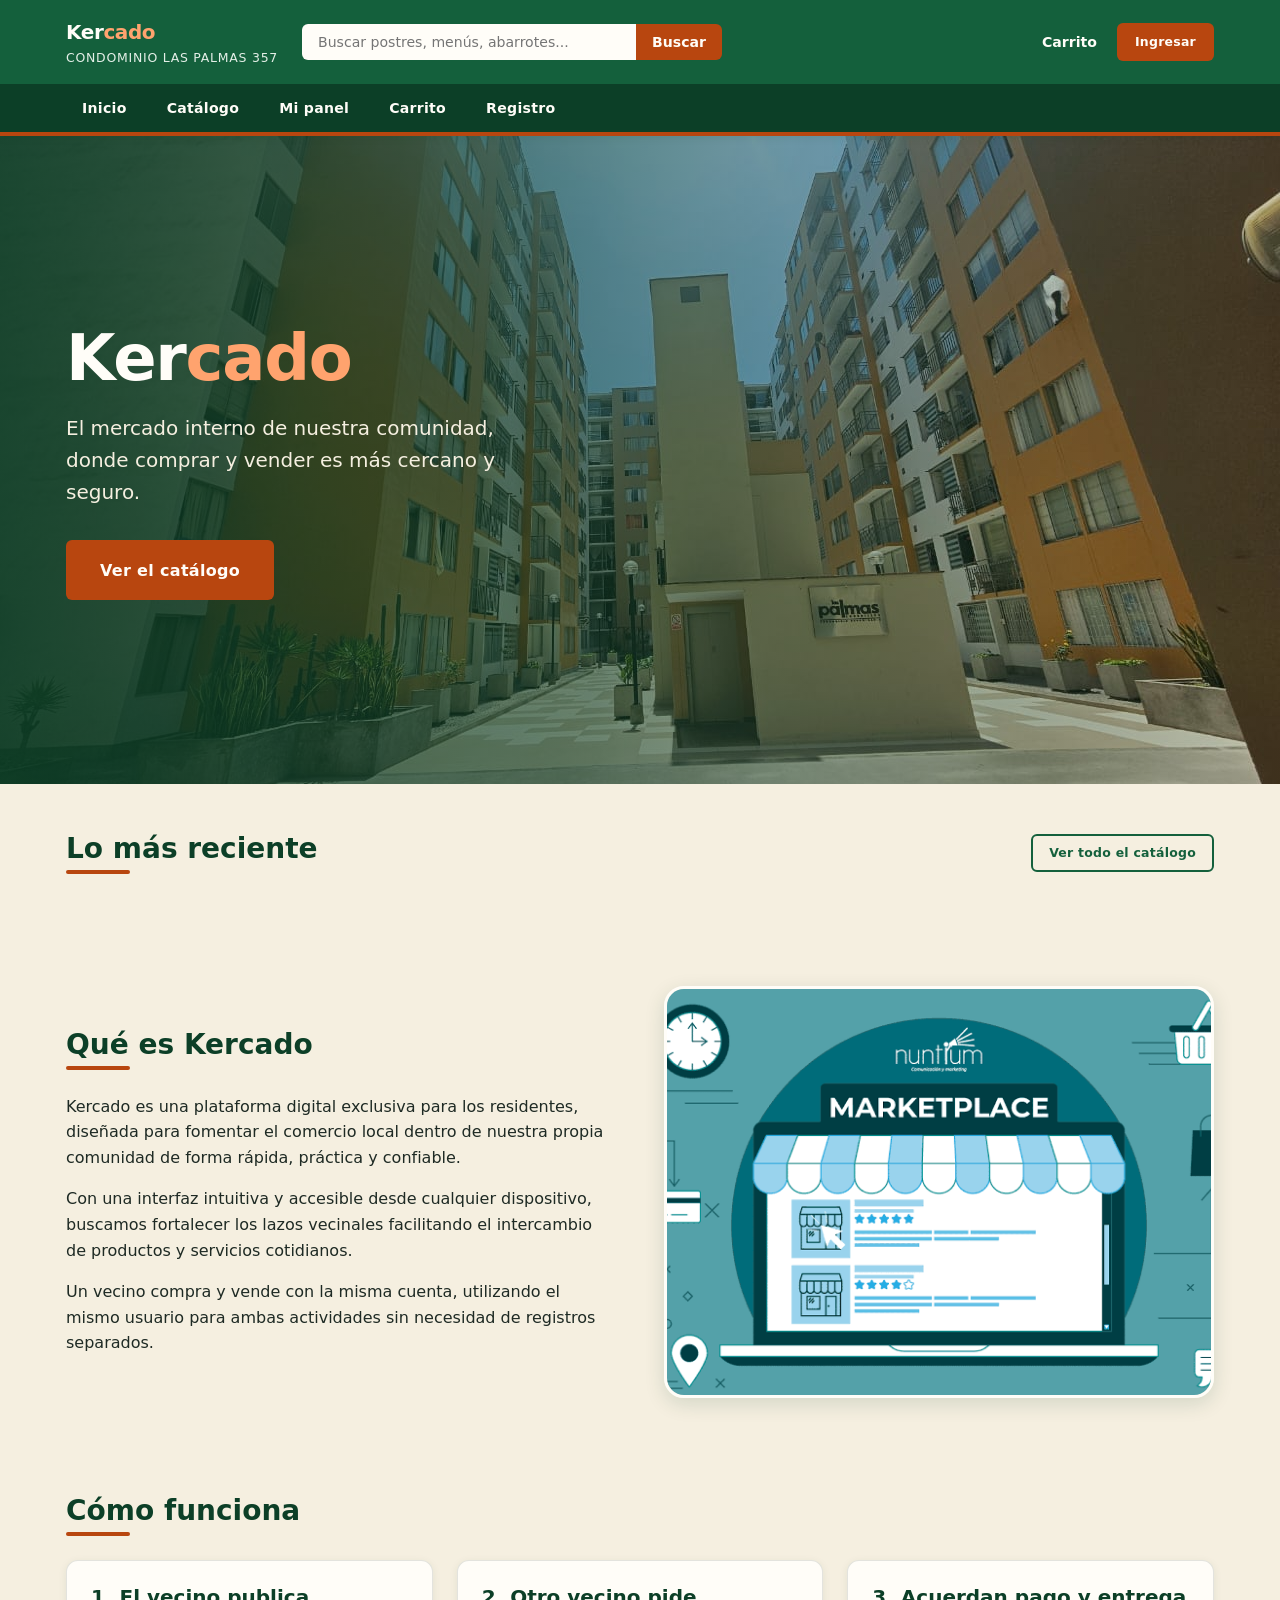
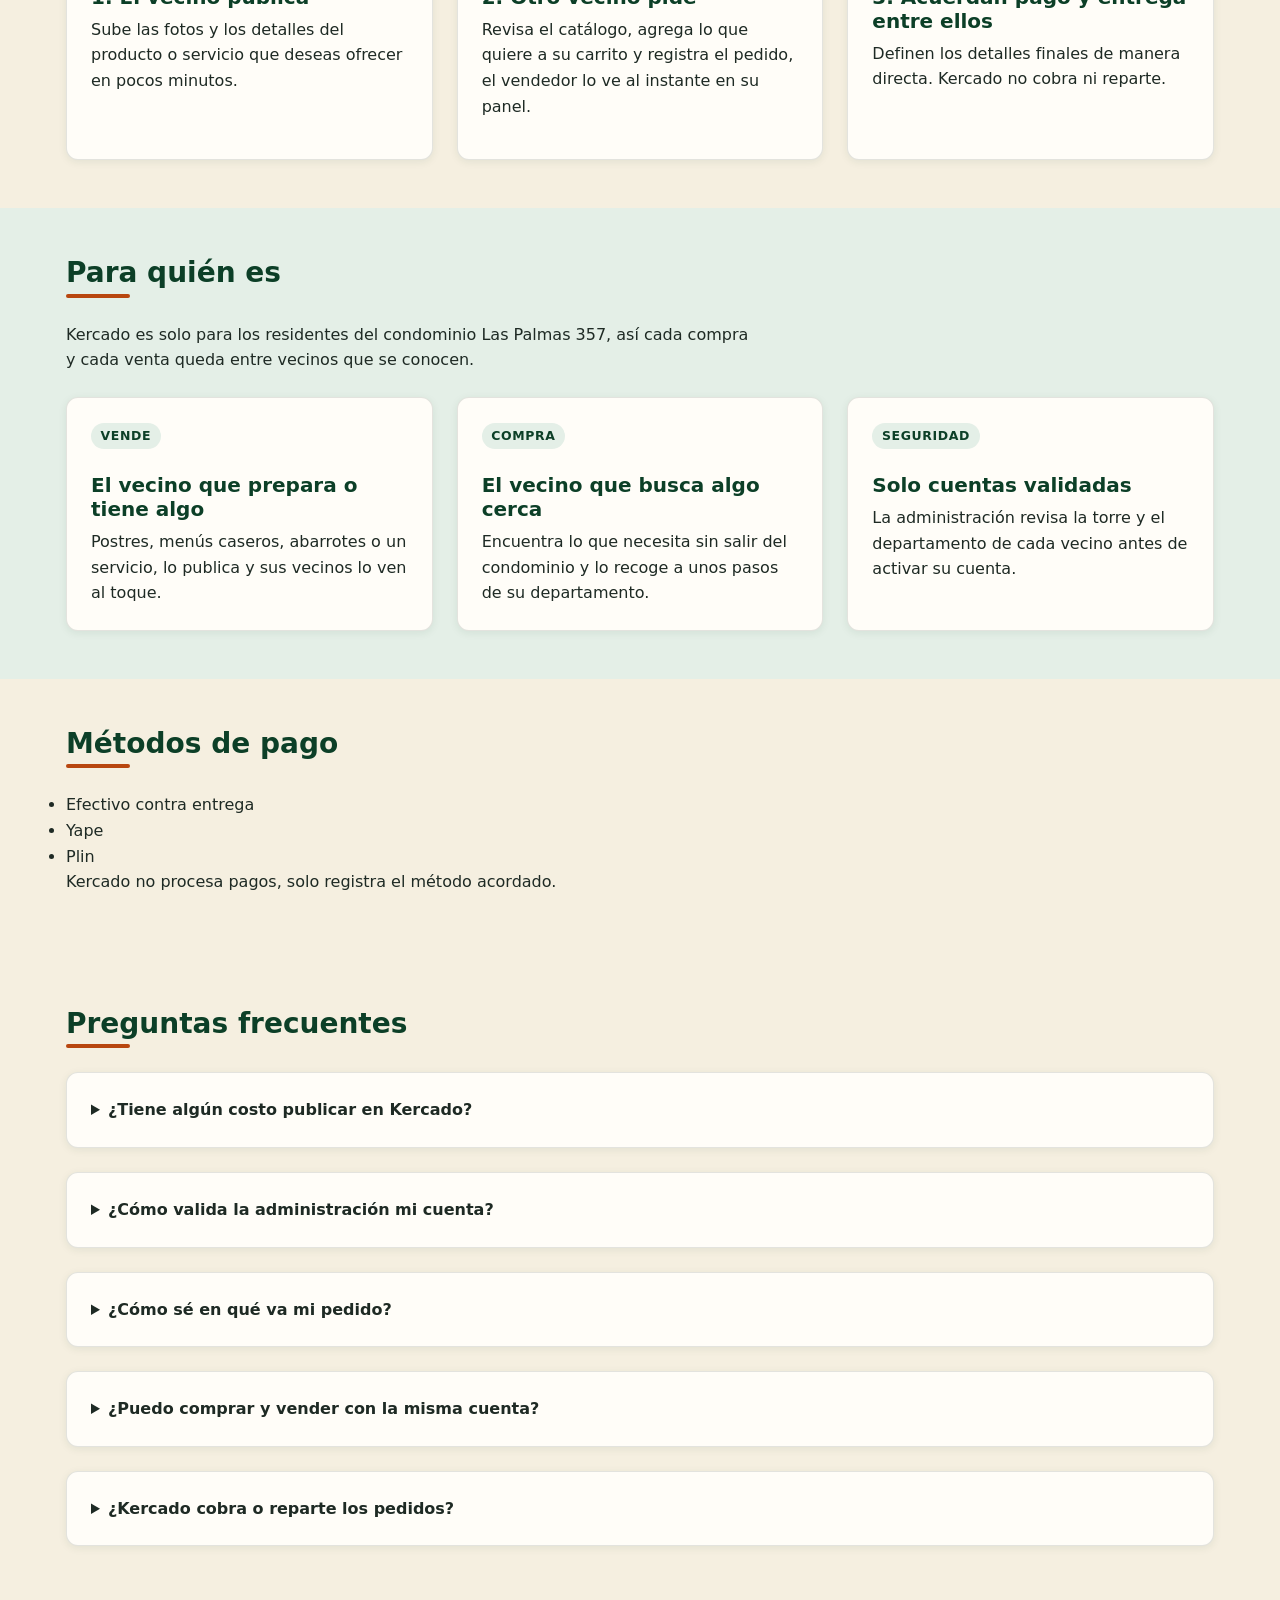
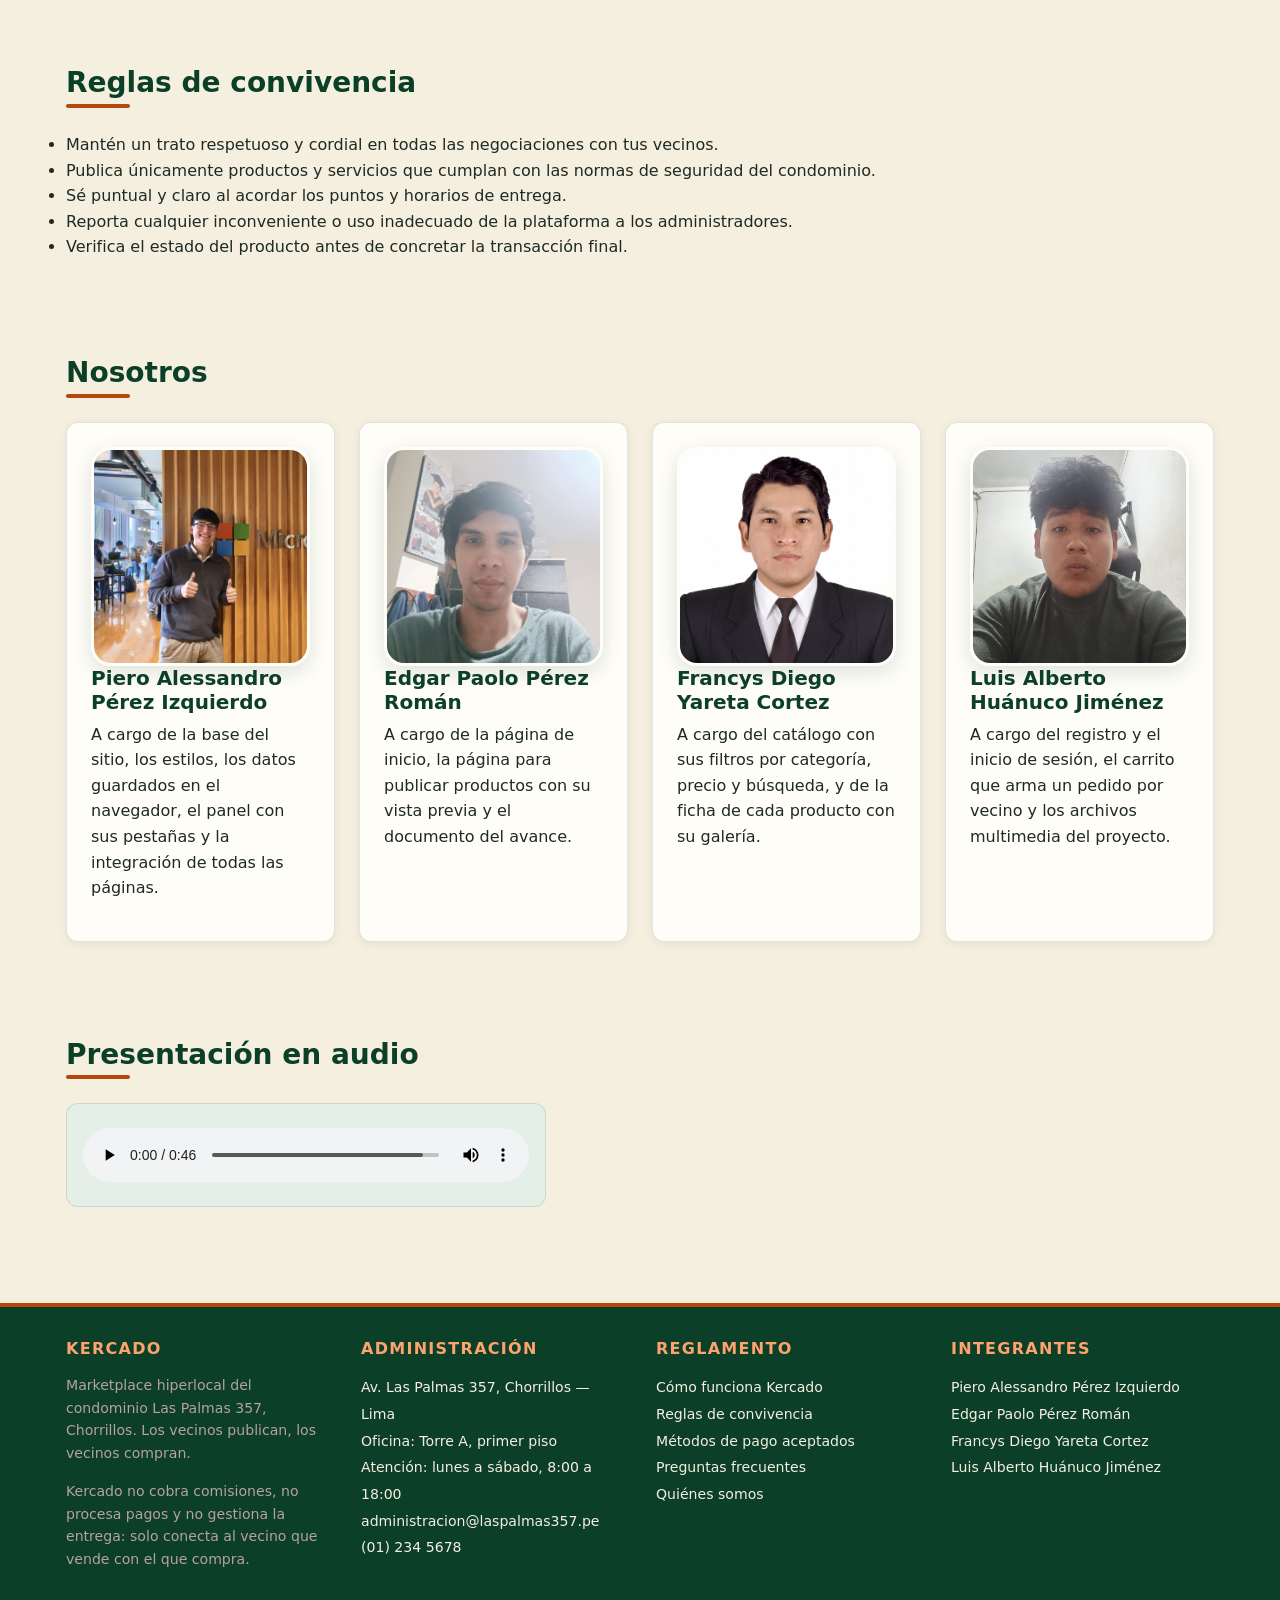
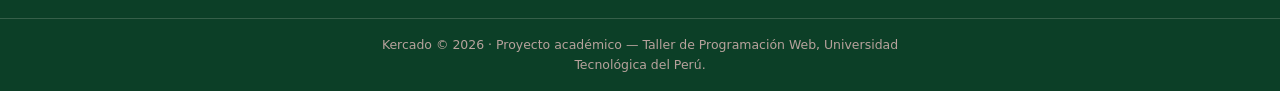
<file: index.html>
<!DOCTYPE html>
<!--
  hecho por edgar. esta es la página de inicio, aquí contamos qué es
  kercado, cómo funciona, para quién es, cómo se paga, las reglas de
  convivencia, quiénes somos, y al final va el audio de presentación
-->
<html lang="es">

<head>
  <!-- con esto las tildes y las eñes se ven bien en el navegador -->
  <meta charset="UTF-8">

  <!-- esta línea hace que en el celular la página use el ancho real de la
       pantalla, así el diseño se acomoda bien -->
  <meta name="viewport" content="width=device-width, initial-scale=1.0">

  <!-- la descripción de la página y los autores -->
  <meta name="description" content="Conoce qué es Kercado, cómo funciona el marketplace del condominio Las Palmas 357 y sus reglas de convivencia.">
  <meta name="author" content="Equipo Kercado — Taller de Programación Web, UTP">

  <!-- el título que sale en la pestaña del navegador -->
  <title>Inicio · Kercado</title>

  <!-- enlazamos la misma hoja de estilos que usan todas las páginas -->
  <link rel="stylesheet" href="css/estilo.css">
</head>

<body>

  <!-- este enlace solo se ve al apretar tab, sirve para que quien navega
       con el teclado salte directo al contenido sin pasar por el menú -->
  <a class="saltar" href="#contenido">Saltar al contenido</a>

  <!-- esta es la cabecera, es la misma en todas las páginas del sitio,
       tiene el logo, el buscador, el carrito, la cuenta del vecino y el
       menú -->
  <header class="encabezado">

    <div class="contenedor encabezado__fila">

      <!-- el logo lleva a la página de inicio -->
      <a class="logo" href="index.html">
        <span>Ker<span class="logo__acento">cado</span>
          <span class="logo__bajada">Condominio Las Palmas 357</span>
        </span>
      </a>

      <!-- este botón abre y cierra el menú en el celular, en pantallas
           grandes no se ve, aria-expanded dice si el menú está abierto -->
      <button class="menu-boton" type="button" id="menu-boton"
              aria-expanded="false" aria-controls="menu-principal">
        <span class="menu-boton__icono" aria-hidden="true"></span>
        Menú
      </button>

      <!-- el buscador manda al catálogo lo que se escribió y allá se
           muestran solo los productos que coinciden -->
      <form class="buscador" action="catalogo.html" method="get" role="search">
        <!-- este label no se ve en pantalla, pero lo leen los lectores de
             pantalla que usan las personas con discapacidad visual -->
        <label class="solo-lectores" for="q">Buscar productos</label>
        <input class="buscador__campo" type="search" id="q" name="q"
               placeholder="Buscar postres, menús, abarrotes...">
        <button class="buscador__boton" type="submit">Buscar</button>
      </form>

      <div class="encabezado__acciones">

        <!-- el enlace al carrito, el globo con la cantidad lo actualiza
             javascript y se esconde cuando el carrito está vacío -->
        <a class="encabezado__carrito" href="carrito.html">
          Carrito
          <span class="contador" id="contador-carrito" hidden>0</span>
          <span class="solo-lectores">productos en el carrito</span>
        </a>

        <!-- hay un solo botón para ingresar, porque el vecino usa la misma
             cuenta para comprar y para vender, cuando ya entró javascript
             lo cambia por su nombre y el botón para salir -->
        <div class="cuenta" id="cuenta">
          <a class="boton boton--sm" href="registro.html">Ingresar</a>
        </div>
      </div>
    </div>

    <!-- este es el menú principal, javascript marca el enlace de la página
         donde está el vecino -->
    <nav class="menu" id="menu-principal" aria-label="Navegación principal">
      <ul class="contenedor menu__lista">
        <li><a class="menu__enlace" href="index.html">Inicio</a></li>
        <li><a class="menu__enlace" href="catalogo.html">Catálogo</a></li>
        <li><a class="menu__enlace" href="panel.html">Mi panel</a></li>
        <li><a class="menu__enlace" href="carrito.html">Carrito</a></li>
        <li><a class="menu__enlace" href="registro.html">Registro</a></li>
      </ul>
    </nav>
  </header>


  <main id="contenido">

    <!-- esto es lo primero que ve el vecino al entrar, profesor, la foto del
         condominio ocupa todo el ancho para que reconozca dónde está, y
         encima van el nombre y una frase corta, pusimos un solo botón para
         que vaya directo al catálogo, si ya entró con su cuenta inicio.js lo
         cambia por uno que lleva a su panel, la portada no lleva la clase
         revelar porque tiene que verse apenas carga la página -->
    <section class="portada">
      <img src="assets/img/condominiofachada.jpg" alt="Fachada del condominio Las Palmas 357" class="portada__imagen">
      <div class="contenedor portada__contenido">
        <h1 class="portada__titulo">Ker<span class="logo__acento">cado</span></h1>
        <p class="portada__frase">El mercado interno de nuestra comunidad, donde comprar y vender es más cercano y seguro.</p>
        <div>
          <a href="catalogo.html" class="boton boton--lg" id="boton-portada">Ver el catálogo</a>
        </div>
      </div>
    </section>

    <!-- las cuatro publicaciones más nuevas del condominio, la grilla empieza
         vacía y inicio.js la llena con los datos guardados, así lo que un
         vecino acaba de publicar aparece aquí sin tocar el html -->
    <section class="seccion revelar" aria-labelledby="titulo-recientes">
      <div class="contenedor">
        <div class="fila-titulo">
          <h2 class="titulo-seccion" id="titulo-recientes">Lo más reciente</h2>
          <a class="boton boton--linea boton--sm" href="catalogo.html">Ver todo el catálogo</a>
        </div>
        <div class="grilla-productos grilla-productos--animada" id="ultimas-publicaciones"></div>
      </div>
    </section>

    <!-- el molde de cada tarjeta, el navegador no lo dibuja, inicio.js lo
         copia una vez por cada publicación -->
    <template id="plantilla-tarjeta">
      <article class="tarjeta">
        <figure class="tarjeta__figura">
          <img class="tarjeta__imagen" src="assets/img/kercado.png" alt="">
        </figure>
        <div class="tarjeta__cuerpo">
          <span class="etiqueta"></span>
          <h3 class="tarjeta__titulo"><a href="producto.html"></a></h3>
          <p class="tarjeta__vendedor mb-0">
            Vendido por <strong></strong> · <span></span>
          </p>
        </div>
        <div class="tarjeta__pie">
          <span class="tarjeta__precio"></span>
          <a class="boton boton--sm" href="producto.html">Ver</a>
        </div>
      </article>
    </template>

    <!-- estos párrafos cuentan qué es kercado -->
    <section class="seccion revelar">
      <div class="contenedor dos-columnas">
        <div>
          <h2 class="titulo-seccion">Qué es Kercado</h2>
          <p>Kercado es una plataforma digital exclusiva para los residentes, diseñada para fomentar el comercio local dentro de nuestra propia comunidad de forma rápida, práctica y confiable.</p>
          <p>Con una interfaz intuitiva y accesible desde cualquier dispositivo, buscamos fortalecer los lazos vecinales facilitando el intercambio de productos y servicios cotidianos.</p>
          <p class="mb-0">Un vecino compra y vende con la misma cuenta, utilizando el mismo usuario para ambas actividades sin necesidad de registros separados.</p>
        </div>
        <img src="assets/img/kercado.png" alt="Ilustración de una tienda en línea dentro de una laptop" class="imagen-marco dos-columnas__imagen">
      </div>
    </section>

    <!-- los tres pasos para usar kercado -->
    <section class="seccion revelar" id="como-funciona">
      <div class="contenedor">
        <h2 class="titulo-seccion">Cómo funciona</h2>
        <div class="grilla-auto">
          <div class="caja">
            <h3>1. El vecino publica</h3>
            <p>Sube las fotos y los detalles del producto o servicio que deseas ofrecer en pocos minutos.</p>
          </div>
          <div class="caja">
            <h3>2. Otro vecino pide</h3>
            <p>Revisa el catálogo, agrega lo que quiere a su carrito y registra el pedido, el vendedor lo ve al instante en su panel.</p>
          </div>
          <div class="caja">
            <h3>3. Acuerdan pago y entrega entre ellos</h3>
            <p>Definen los detalles finales de manera directa. Kercado no cobra ni reparte.</p>
          </div>
        </div>
      </div>
    </section>

    <!-- para quién es -->
    <section class="seccion seccion--alterna revelar">
      <div class="contenedor">
        <h2 class="titulo-seccion">Para quién es</h2>
        <p class="mb-3">Kercado es solo para los residentes del condominio Las Palmas 357, así cada compra y cada venta queda entre vecinos que se conocen.</p>
        <div class="grilla-auto">
          <div class="caja">
            <span class="etiqueta">Vende</span>
            <h3 class="mt-3">El vecino que prepara o tiene algo</h3>
            <p class="mb-0">Postres, menús caseros, abarrotes o un servicio, lo publica y sus vecinos lo ven al toque.</p>
          </div>
          <div class="caja">
            <span class="etiqueta">Compra</span>
            <h3 class="mt-3">El vecino que busca algo cerca</h3>
            <p class="mb-0">Encuentra lo que necesita sin salir del condominio y lo recoge a unos pasos de su departamento.</p>
          </div>
          <div class="caja">
            <span class="etiqueta">Seguridad</span>
            <h3 class="mt-3">Solo cuentas validadas</h3>
            <p class="mb-0">La administración revisa la torre y el departamento de cada vecino antes de activar su cuenta.</p>
          </div>
        </div>
      </div>
    </section>

    <!-- las formas de pago -->
    <section class="seccion revelar" id="pagos">
      <div class="contenedor">
        <h2 class="titulo-seccion">Métodos de pago</h2>
        <ul>
          <li>Efectivo contra entrega</li>
          <li>Yape</li>
          <li>Plin</li>
        </ul>
        <p>Kercado no procesa pagos, solo registra el método acordado.</p>
      </div>
    </section>

    <!-- las preguntas frecuentes, cada una es un details con su summary, se
         abren y se cierran solas y funcionan con el teclado sin javascript -->
    <section class="seccion revelar" id="faq">
      <div class="contenedor">
        <h2 class="titulo-seccion">Preguntas frecuentes</h2>
        <div class="caja mb-3">
          <details>
            <summary><strong>¿Tiene algún costo publicar en Kercado?</strong></summary>
            <p class="mt-2 mb-0">No, Kercado es totalmente gratuito y creado por la administración para fomentar el comercio interno entre vecinos.</p>
          </details>
        </div>
        <div class="caja mb-3">
          <details>
            <summary><strong>¿Cómo valida la administración mi cuenta?</strong></summary>
            <p class="mt-2 mb-0">Al registrarte indicas tu torre y departamento; la administración corrobora que estés al día con el condominio antes de activar tu acceso.</p>
          </details>
        </div>
        <div class="caja mb-3">
          <details>
            <summary><strong>¿Cómo sé en qué va mi pedido?</strong></summary>
            <p class="mt-2 mb-0">En tu panel, en la pestaña Mis compras, ves cada pedido con su código y su estado: pendiente, aceptado, en preparación, entregado o cancelado. El vendedor lo va cambiando desde su propio panel.</p>
          </details>
        </div>
        <div class="caja mb-3">
          <details>
            <summary><strong>¿Puedo comprar y vender con la misma cuenta?</strong></summary>
            <p class="mt-2 mb-0">Sí, cada vecino tiene una sola cuenta. En tu panel están juntas tus compras y tus ventas, y desde ahí publicas tus productos.</p>
          </details>
        </div>
        <div class="caja mb-3">
          <details>
            <summary><strong>¿Kercado cobra o reparte los pedidos?</strong></summary>
            <p class="mt-2 mb-0">No. Kercado solo registra el pedido y el método de pago que acuerdan, efectivo contra entrega, Yape o Plin. El pago y la entrega los coordinan entre vecinos.</p>
          </details>
        </div>
      </div>
    </section>

    <!-- las reglas de convivencia -->
    <section class="seccion revelar" id="reglas">
      <div class="contenedor">
        <h2 class="titulo-seccion">Reglas de convivencia</h2>
        <ul>
          <li>Mantén un trato respetuoso y cordial en todas las negociaciones con tus vecinos.</li>
          <li>Publica únicamente productos y servicios que cumplan con las normas de seguridad del condominio.</li>
          <li>Sé puntual y claro al acordar los puntos y horarios de entrega.</li>
          <li>Reporta cualquier inconveniente o uso inadecuado de la plataforma a los administradores.</li>
          <li>Verifica el estado del producto antes de concretar la transacción final.</li>
        </ul>
      </div>
    </section>

    <!-- nosotros -->
    <section class="seccion revelar" id="nosotros">
      <div class="contenedor">
        <h2 class="titulo-seccion">Nosotros</h2>
        <div class="grilla-auto">
          <div class="caja">
            <img src="assets/img/integrante1.jpg" alt="Piero Alessandro Pérez Izquierdo" class="imagen-marco">
            <h3>Piero Alessandro Pérez Izquierdo</h3>
            <p>A cargo de la base del sitio, los estilos, los datos guardados en el navegador, el panel con sus pestañas y la integración de todas las páginas.</p>
          </div>
          <div class="caja">
            <img src="assets/img/integrante2.jpg" alt="Edgar Paolo Pérez Román" class="imagen-marco">
            <h3>Edgar Paolo Pérez Román</h3>
            <p>A cargo de la página de inicio, la página para publicar productos con su vista previa y el documento del avance.</p>
          </div>
          <div class="caja">
            <img src="assets/img/integrante3.jpg" alt="Francys Diego Yareta Cortez" class="imagen-marco">
            <h3>Francys Diego Yareta Cortez</h3>
            <p>A cargo del catálogo con sus filtros por categoría, precio y búsqueda, y de la ficha de cada producto con su galería.</p>
          </div>
          <div class="caja">
            <img src="assets/img/integrante4.jpg" alt="Luis Alberto Huánuco Jiménez" class="imagen-marco">
            <h3>Luis Alberto Huánuco Jiménez</h3>
            <p>A cargo del registro y el inicio de sesión, el carrito que arma un pedido por vecino y los archivos multimedia del proyecto.</p>
          </div>
        </div>
      </div>
    </section>

    <!-- el audio de presentación de kercado -->
    <section class="seccion revelar">
      <div class="contenedor">
        <h2 class="titulo-seccion">Presentación en audio</h2>
        <div class="audio-caja">
          <audio controls src="assets/audio/kercado-presentacion.mp3">
            Tu navegador no soporta el elemento de audio.
          </audio>
        </div>
      </div>
    </section>

  </main>


  <!-- este es el pie de página, también es el mismo en todas las páginas,
       tiene información de kercado, el contacto de la administración, el
       reglamento y los integrantes del grupo -->
  <footer class="pie">
    <div class="contenedor pie__grilla">

      <div>
        <h3 class="pie__titulo">Kercado</h3>
        <p class="subtexto">
          Marketplace hiperlocal del condominio Las Palmas 357, Chorrillos.
          Los vecinos publican, los vecinos compran.
        </p>
        <p class="subtexto">
          Kercado no cobra comisiones, no procesa pagos y no gestiona la
          entrega: solo conecta al vecino que vende con el que compra.
        </p>
      </div>

      <div>
        <h3 class="pie__titulo">Administración</h3>
        <ul class="pie__lista">
          <li>Av. Las Palmas 357, Chorrillos — Lima</li>
          <li>Oficina: Torre A, primer piso</li>
          <li>Atención: lunes a sábado, 8:00 a 18:00</li>
          <li><a href="mailto:administracion@laspalmas357.pe">administracion@laspalmas357.pe</a></li>
          <li><a href="tel:+5112345678">(01) 234 5678</a></li>
        </ul>
      </div>

      <div>
        <h3 class="pie__titulo">Reglamento</h3>
        <ul class="pie__lista">
          <li><a href="index.html#como-funciona">Cómo funciona Kercado</a></li>
          <li><a href="index.html#reglas">Reglas de convivencia</a></li>
          <li><a href="index.html#pagos">Métodos de pago aceptados</a></li>
          <li><a href="index.html#faq">Preguntas frecuentes</a></li>
          <li><a href="index.html#nosotros">Quiénes somos</a></li>
        </ul>
      </div>

      <div>
        <h3 class="pie__titulo">Integrantes</h3>
        <ul class="pie__lista">
          <li>Piero Alessandro Pérez Izquierdo</li>
          <li>Edgar Paolo Pérez Román</li>
          <li>Francys Diego Yareta Cortez</li>
          <li>Luis Alberto Huánuco Jiménez</li>
        </ul>
      </div>
    </div>

    <div class="pie__legal">
      <p class="mb-0">
        Kercado &copy; <span id="anio">2026</span> · Proyecto académico — Taller de Programación Web,
        Universidad Tecnológica del Perú.
      </p>
    </div>
  </footer>


  <dialog class="confirmacion" id="confirmacion" aria-labelledby="confirmacion-titulo">
    <form method="dialog">
      <h2 class="confirmacion__titulo" id="confirmacion-titulo">Confirmar</h2>
      <p id="confirmacion-texto">¿Seguro que quieres continuar?</p>
      <div class="confirmacion__acciones">
        <button class="boton boton--linea boton--sm" type="submit" value="no">No, volver</button>
        <button class="boton boton--sm" type="submit" value="si">Sí, continuar</button>
      </div>
    </form>
  </dialog>

  <div class="avisos" id="avisos" aria-live="polite"></div>


  <script src="js/datos.js"></script>
  <script src="js/almacen.js"></script>
  <script src="js/base.js"></script>
  <script src="js/inicio.js"></script>
</body>
</html>
</file>
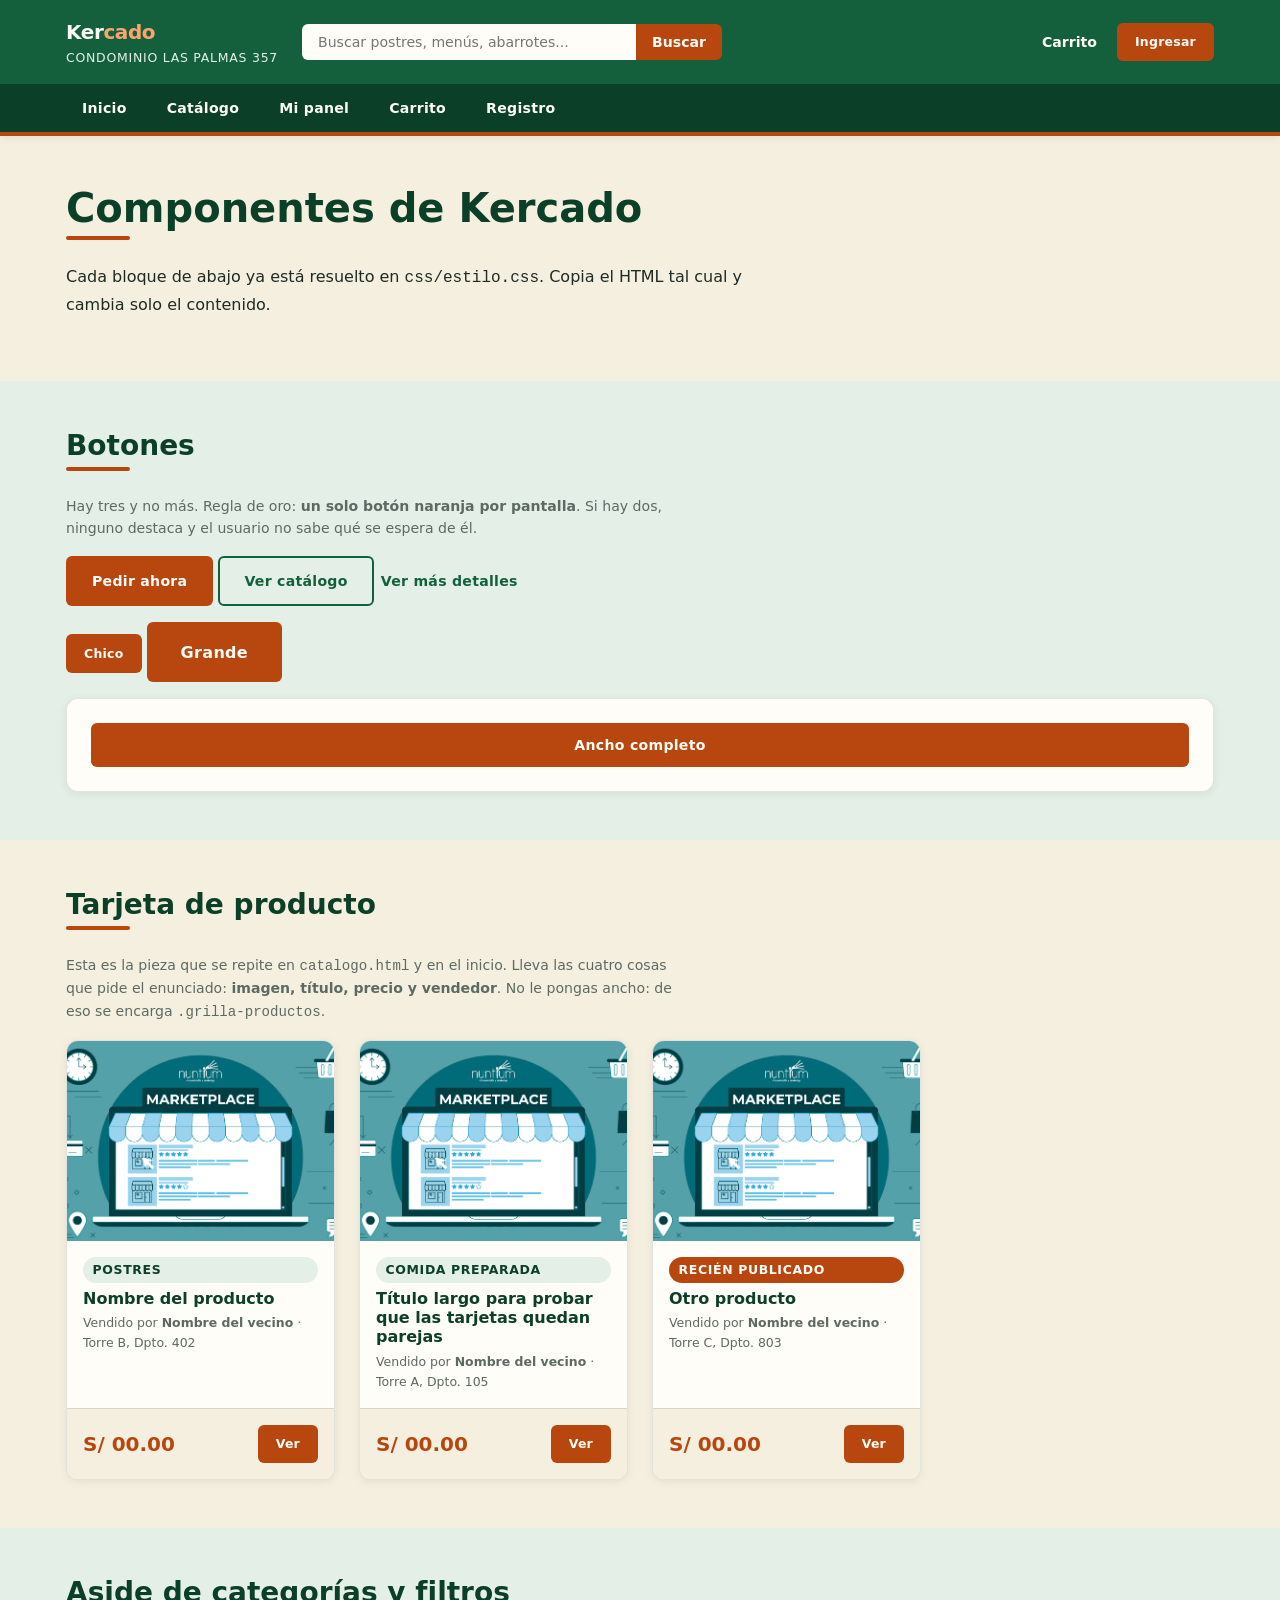
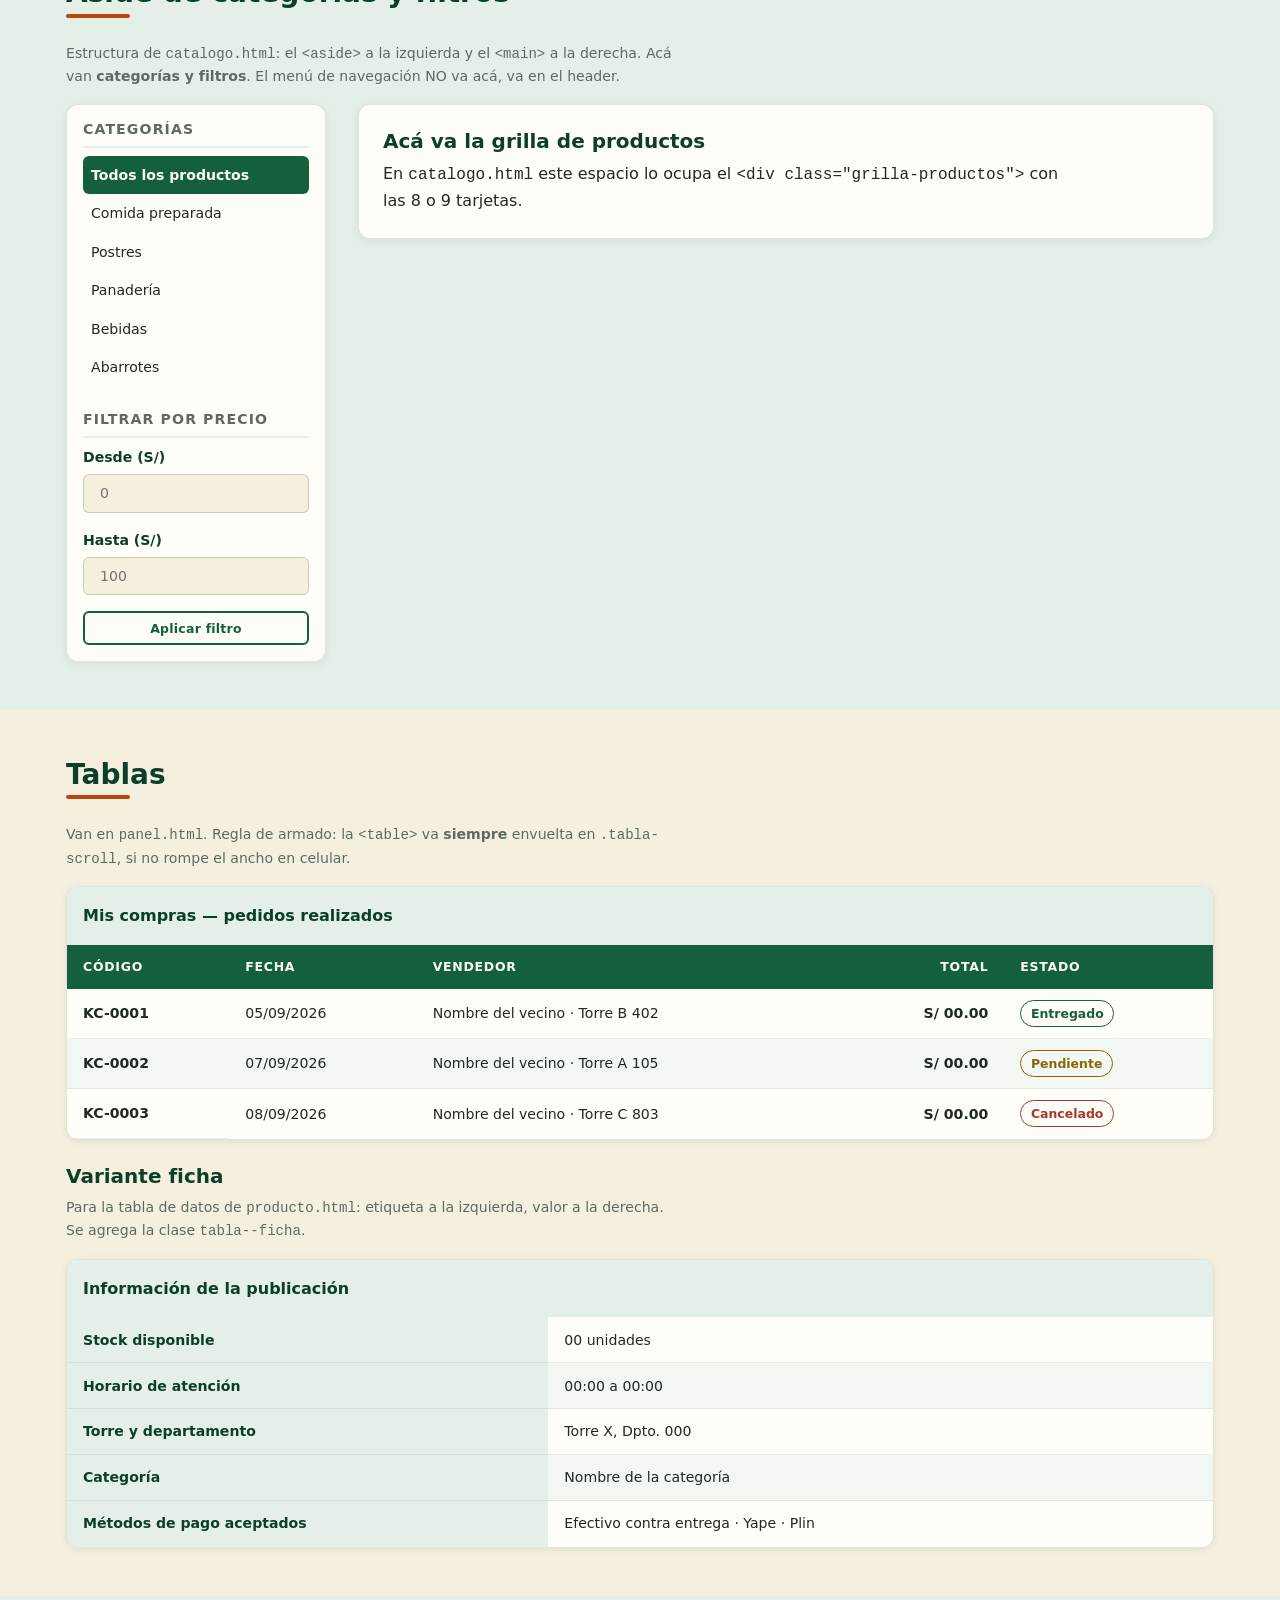
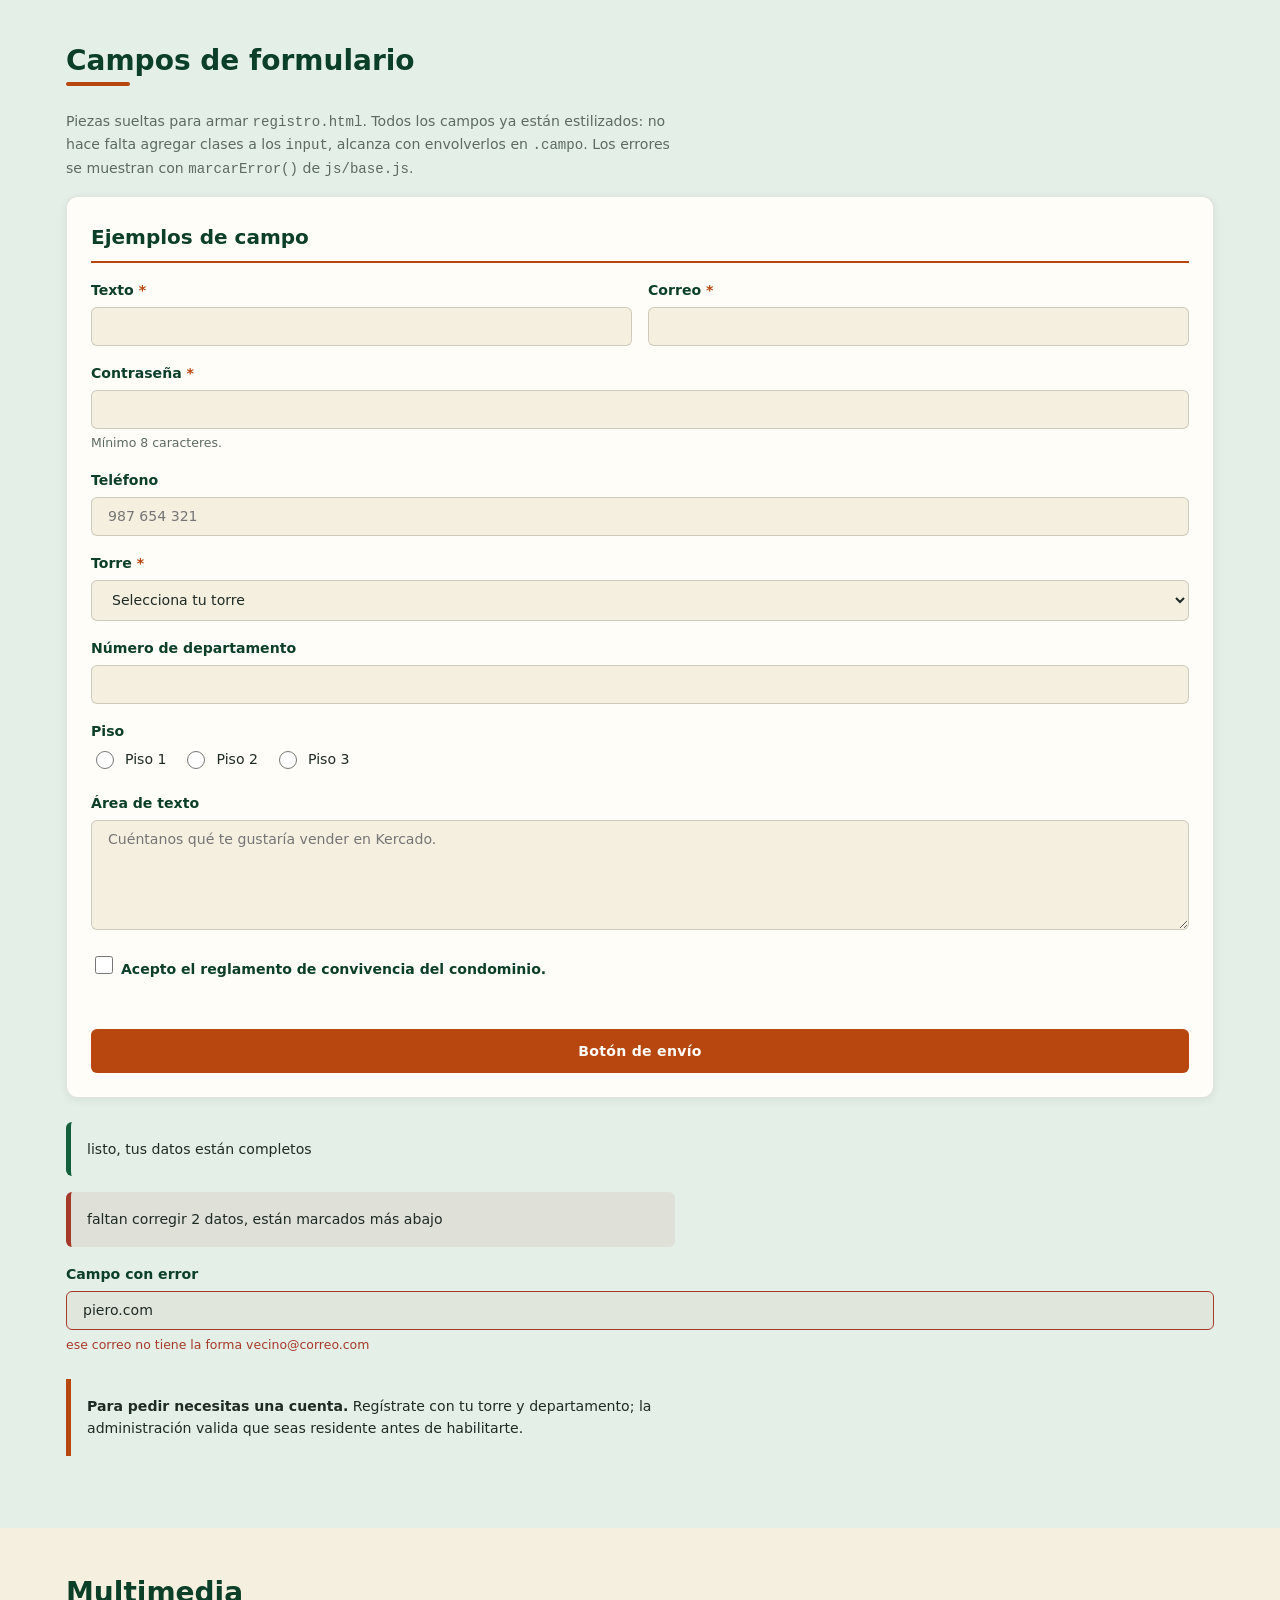
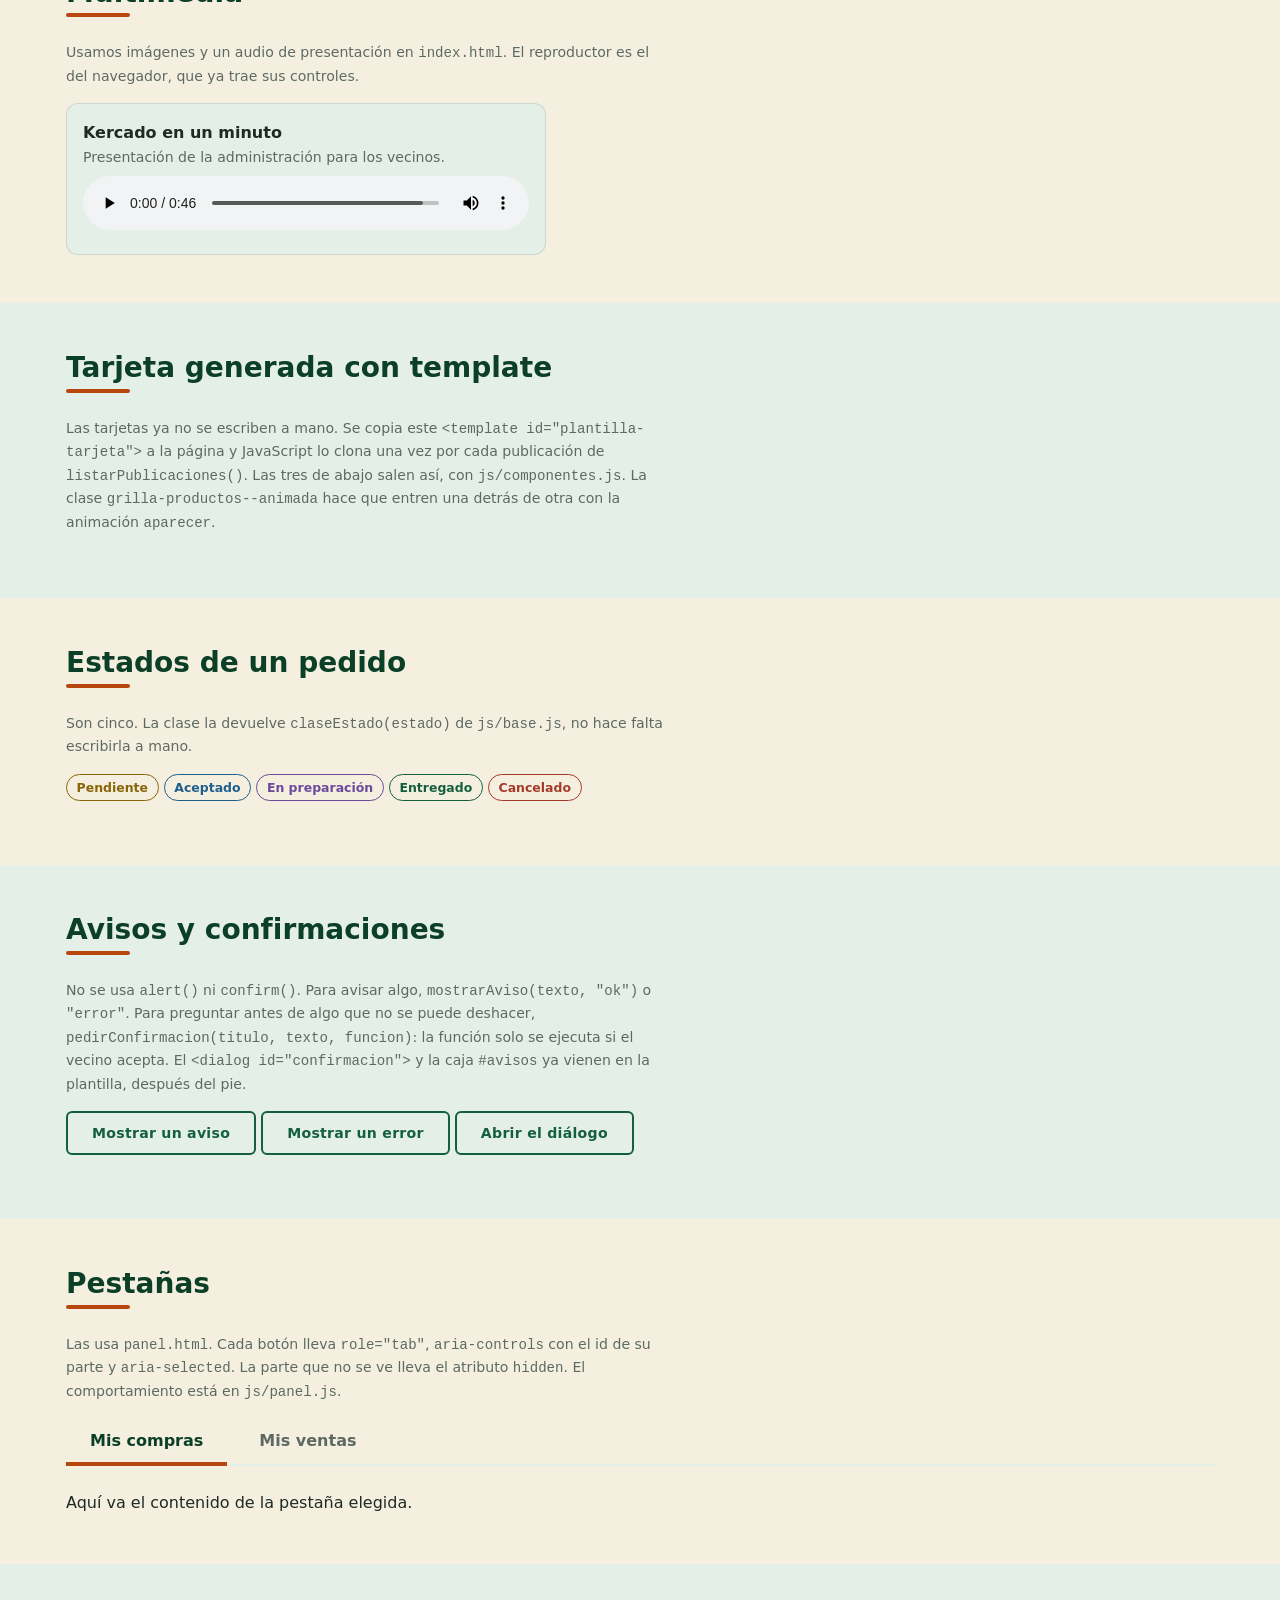
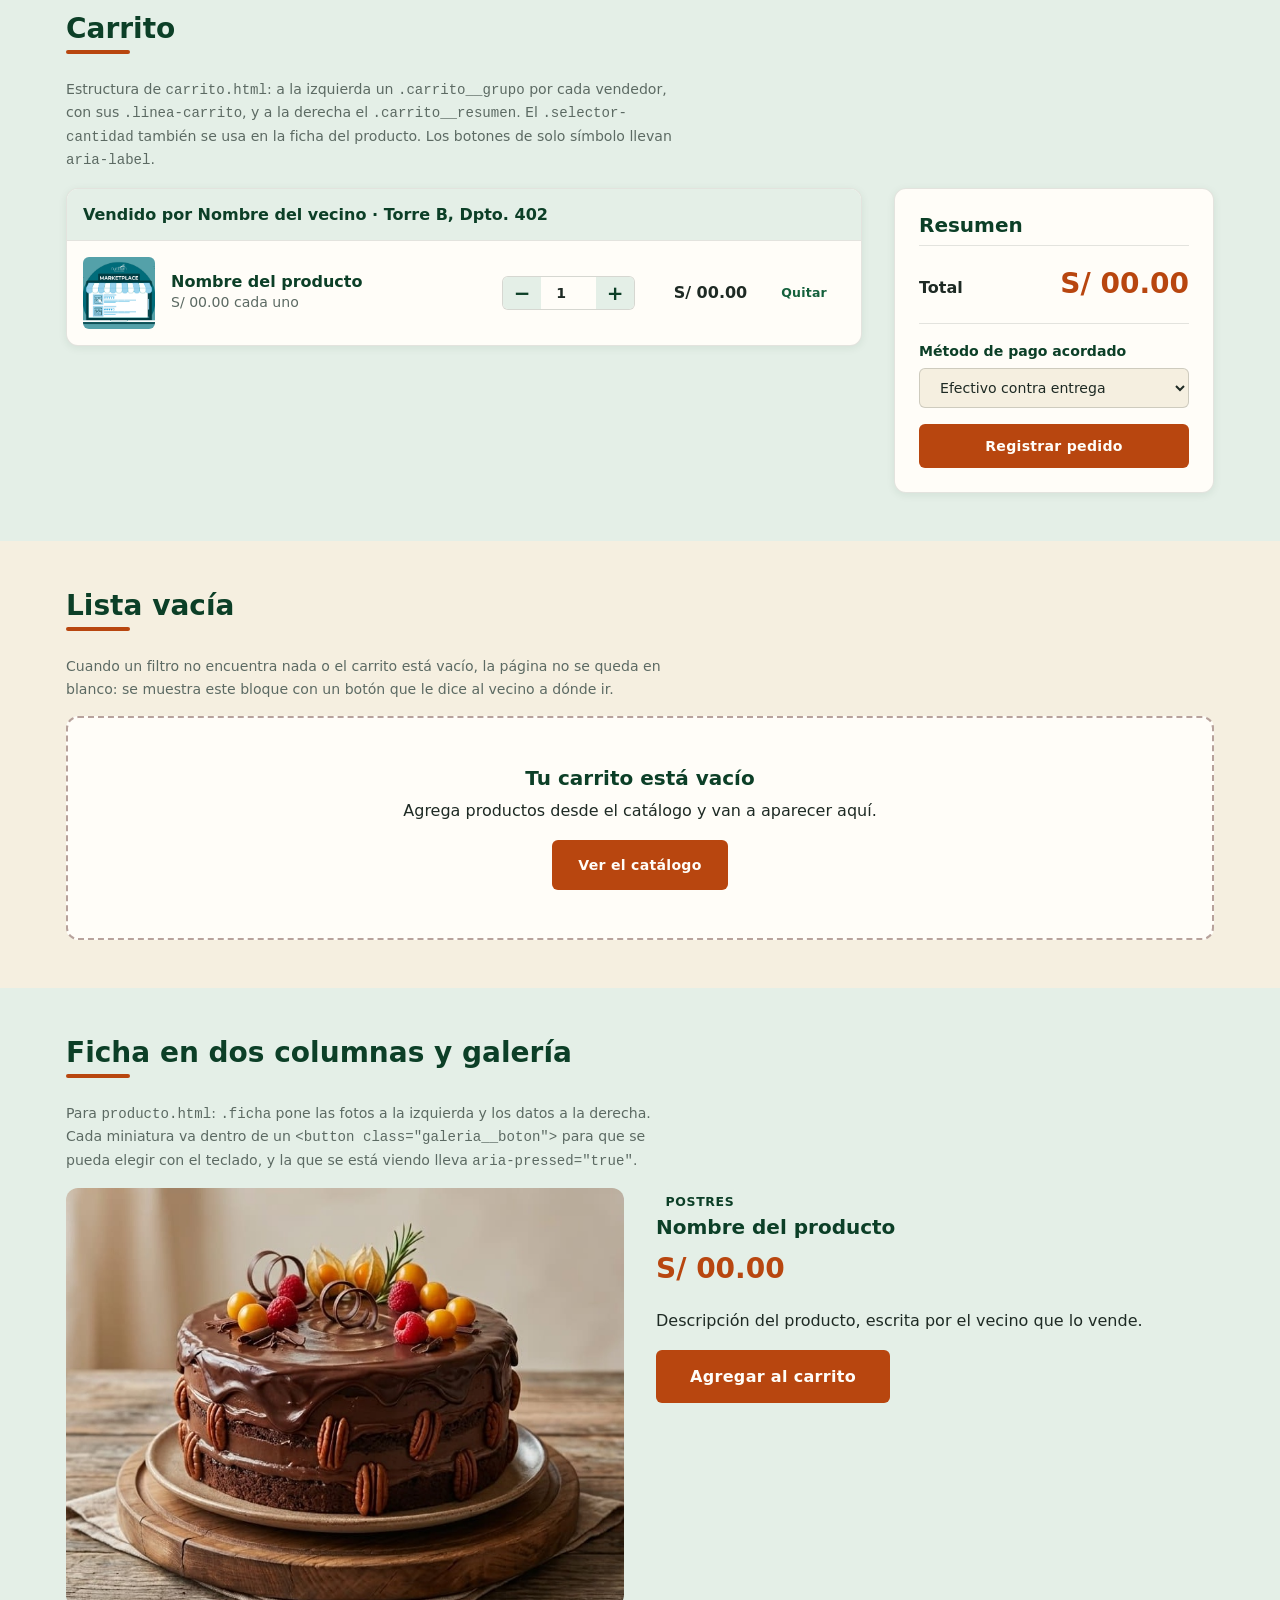
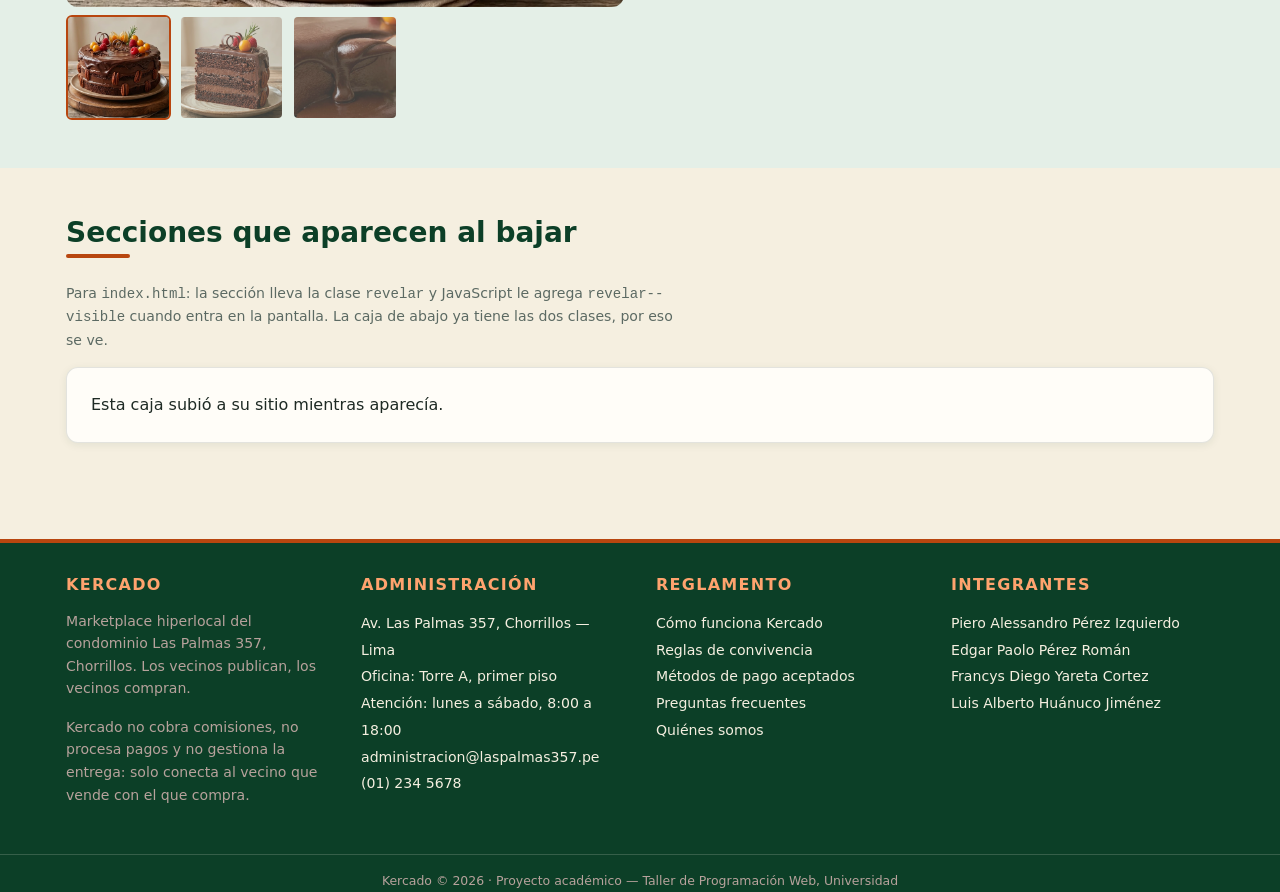
<file: componentes.html>
<!DOCTYPE html>
<!--
  esta página tampoco se entrega, es la guía visual del grupo

  aquí están armadas todas las piezas que ya existen en estilo.css, antes
  de hacer html nuevo busca aquí la pieza que necesitas, copia el bloque y
  pégalo en tu página, así las páginas salen parejas aunque las hagamos
  cuatro personas distintas

  si lo que necesitas no está aquí avisa al grupo antes de escribir css
-->
<html lang="es">

<head>
  <meta charset="UTF-8">
  <meta name="viewport" content="width=device-width, initial-scale=1.0">
  <meta name="description" content="Guía interna de componentes visuales del proyecto Kercado.">
  <title>Componentes · Kercado</title>
  <link rel="stylesheet" href="css/estilo.css">
</head>

<body>

  <!-- este enlace solo se ve al apretar tab, sirve para que quien navega
       con el teclado salte directo al contenido sin pasar por el menú -->
  <a class="saltar" href="#contenido">Saltar al contenido</a>

  <!-- esta es la cabecera, es la misma en todas las páginas del sitio,
       tiene el logo, el buscador, el carrito, la cuenta del vecino y el
       menú -->
  <header class="encabezado">

    <div class="contenedor encabezado__fila">

      <!-- el logo lleva a la página de inicio -->
      <a class="logo" href="index.html">
        <span>Ker<span class="logo__acento">cado</span>
          <span class="logo__bajada">Condominio Las Palmas 357</span>
        </span>
      </a>

      <!-- este botón abre y cierra el menú en el celular, en pantallas
           grandes no se ve, aria-expanded dice si el menú está abierto -->
      <button class="menu-boton" type="button" id="menu-boton"
              aria-expanded="false" aria-controls="menu-principal">
        <span class="menu-boton__icono" aria-hidden="true"></span>
        Menú
      </button>

      <!-- el buscador manda al catálogo lo que se escribió y allá se
           muestran solo los productos que coinciden -->
      <form class="buscador" action="catalogo.html" method="get" role="search">
        <!-- este label no se ve en pantalla, pero lo leen los lectores de
             pantalla que usan las personas con discapacidad visual -->
        <label class="solo-lectores" for="q">Buscar productos</label>
        <input class="buscador__campo" type="search" id="q" name="q"
               placeholder="Buscar postres, menús, abarrotes...">
        <button class="buscador__boton" type="submit">Buscar</button>
      </form>

      <div class="encabezado__acciones">

        <!-- el enlace al carrito, el globo con la cantidad lo actualiza
             javascript y se esconde cuando el carrito está vacío -->
        <a class="encabezado__carrito" href="carrito.html">
          Carrito
          <span class="contador" id="contador-carrito" hidden>0</span>
          <span class="solo-lectores">productos en el carrito</span>
        </a>

        <!-- hay un solo botón para ingresar, porque el vecino usa la misma
             cuenta para comprar y para vender, cuando ya entró javascript
             lo cambia por su nombre y el botón para salir -->
        <div class="cuenta" id="cuenta">
          <a class="boton boton--sm" href="registro.html">Ingresar</a>
        </div>
      </div>
    </div>

    <!-- este es el menú principal, javascript marca el enlace de la página
         donde está el vecino -->
    <nav class="menu" id="menu-principal" aria-label="Navegación principal">
      <ul class="contenedor menu__lista">
        <li><a class="menu__enlace" href="index.html">Inicio</a></li>
        <li><a class="menu__enlace" href="catalogo.html">Catálogo</a></li>
        <li><a class="menu__enlace" href="panel.html">Mi panel</a></li>
        <li><a class="menu__enlace" href="carrito.html">Carrito</a></li>
        <li><a class="menu__enlace" href="registro.html">Registro</a></li>
      </ul>
    </nav>
  </header>


  <main id="contenido">

    <section class="seccion">
      <div class="contenedor">
        <h1 class="titulo-seccion">Componentes de Kercado</h1>
        <p>
          Cada bloque de abajo ya está resuelto en <code>css/estilo.css</code>.
          Copia el HTML tal cual y cambia solo el contenido.
        </p>
      </div>
    </section>


    <!-- los botones -->
    <section class="seccion seccion--alterna">
      <div class="contenedor">
        <h2 class="titulo-seccion">Botones</h2>
        <p class="subtexto">
          Hay tres y no más. Regla de oro: <strong>un solo botón naranja por
          pantalla</strong>. Si hay dos, ninguno destaca y el usuario no sabe
          qué se espera de él.
        </p>

        <p>
          <!-- el principal, para la acción más importante de la página -->
          <a class="boton" href="#">Pedir ahora</a>

          <!-- el secundario, para otra opción que no es la principal -->
          <a class="boton boton--linea" href="#">Ver catálogo</a>

          <!-- el de solo texto, para cosas de poco peso -->
          <a class="boton boton--texto" href="#">Ver más detalles</a>
        </p>

        <p>
          <!-- los tamaños se pueden usar con cualquiera de los tres -->
          <a class="boton boton--sm" href="#">Chico</a>
          <a class="boton boton--lg" href="#">Grande</a>
        </p>

        <div class="caja">
          <!-- este ocupa todo el ancho, sirve para el botón de crear cuenta
               al final del registro -->
          <button class="boton boton--full" type="button">Ancho completo</button>
        </div>
      </div>
    </section>


    <!-- la tarjeta de producto -->
    <section class="seccion">
      <div class="contenedor">
        <h2 class="titulo-seccion">Tarjeta de producto</h2>
        <p class="subtexto">
          Esta es la pieza que se repite en <code>catalogo.html</code> y en el inicio.
          Lleva las cuatro cosas que pide el enunciado: <strong>imagen, título,
          precio y vendedor</strong>. No le pongas ancho: de eso se encarga
          <code>.grilla-productos</code>.
        </p>

        <!-- la grilla decide cuántas tarjetas entran por fila, pasa de
             varias columnas a una sola sin media queries -->
        <div class="grilla-productos">

          <!-- copia desde aquí, en cada producto solo cambias la foto, el
               alt, la categoría, el nombre, el vendedor y el precio -->
          <article class="tarjeta">

            <!-- la foto va en un figure porque es parte del contenido, las
                 fotos se guardan en assets/img con nombres en minúscula y
                 sin tildes, y el alt describe lo que se ve en la foto -->
            <figure class="tarjeta__figura">
              <img class="tarjeta__imagen"
                   src="assets/img/kercado.png"
                   alt="Descripción breve de la foto del producto">
            </figure>

            <div class="tarjeta__cuerpo">
              <!-- la categoría, es una de las seis del catálogo -->
              <span class="etiqueta">Postres</span>

              <!-- el nombre lleva a la ficha del producto, es h3 porque va
                   debajo del h2 de la sección -->
              <h3 class="tarjeta__titulo">
                <a href="producto.html">Nombre del producto</a>
              </h3>

              <!-- el vendedor siempre se ve, porque en kercado vende un
                   vecino con su torre y departamento -->
              <p class="tarjeta__vendedor mb-0">
                Vendido por <strong>Nombre del vecino</strong> · Torre B, Dpto. 402
              </p>
            </div>

            <div class="tarjeta__pie">
              <span class="tarjeta__precio">S/ 00.00</span>
              <a class="boton boton--sm" href="producto.html">Ver</a>
            </div>
          </article>
          <!-- hasta aquí -->

          <!-- otra tarjeta con un nombre largo, para ver que quedan parejas -->
          <article class="tarjeta">
            <figure class="tarjeta__figura">
              <img class="tarjeta__imagen"
                   src="assets/img/kercado.png"
                   alt="Descripción breve de la foto del producto">
            </figure>
            <div class="tarjeta__cuerpo">
              <span class="etiqueta">Comida preparada</span>
              <h3 class="tarjeta__titulo">
                <a href="producto.html">Título largo para probar que las
                  tarjetas quedan parejas</a>
              </h3>
              <p class="tarjeta__vendedor mb-0">
                Vendido por <strong>Nombre del vecino</strong> · Torre A, Dpto. 105
              </p>
            </div>
            <div class="tarjeta__pie">
              <span class="tarjeta__precio">S/ 00.00</span>
              <a class="boton boton--sm" href="producto.html">Ver</a>
            </div>
          </article>

          <!-- una tarjeta con la etiqueta naranja, para resaltar algo -->
          <article class="tarjeta">
            <figure class="tarjeta__figura">
              <img class="tarjeta__imagen"
                   src="assets/img/kercado.png"
                   alt="Descripción breve de la foto del producto">
            </figure>
            <div class="tarjeta__cuerpo">
              <span class="etiqueta etiqueta--naranja">Recién publicado</span>
              <h3 class="tarjeta__titulo">
                <a href="producto.html">Otro producto</a>
              </h3>
              <p class="tarjeta__vendedor mb-0">
                Vendido por <strong>Nombre del vecino</strong> · Torre C, Dpto. 803
              </p>
            </div>
            <div class="tarjeta__pie">
              <span class="tarjeta__precio">S/ 00.00</span>
              <a class="boton boton--sm" href="producto.html">Ver</a>
            </div>
          </article>
        </div>
      </div>
    </section>


    <!-- el layout de dos columnas con el aside -->
    <section class="seccion seccion--alterna">
      <div class="contenedor">
        <h2 class="titulo-seccion">Aside de categorías y filtros</h2>
        <p class="subtexto">
          Estructura de <code>catalogo.html</code>: el <code>&lt;aside&gt;</code>
          a la izquierda y el <code>&lt;main&gt;</code> a la derecha.
          Acá van <strong>categorías y filtros</strong>. El menú de navegación
          NO va acá, va en el header.
        </p>

        <div class="layout-catalogo">

          <!-- la columna de la izquierda, con las categorías y el filtro -->
          <aside class="panel-lateral" aria-label="Categorías y filtros">

            <div class="panel-lateral__bloque">
              <h3 class="panel-lateral__titulo">Categorías</h3>
              <ul class="lista-categorias">
                <!-- la clase activo marca la categoría que se está viendo -->
                <li><a class="activo" href="catalogo.html">Todos los productos</a></li>
                <li><a href="catalogo.html">Comida preparada</a></li>
                <li><a href="catalogo.html">Postres</a></li>
                <li><a href="catalogo.html">Panadería</a></li>
                <li><a href="catalogo.html">Bebidas</a></li>
                <li><a href="catalogo.html">Abarrotes</a></li>
              </ul>
            </div>

            <div class="panel-lateral__bloque">
              <h3 class="panel-lateral__titulo">Filtrar por precio</h3>
              <!-- el filtro por precio, en el catálogo lo aplica javascript
                   sin recargar la página -->
              <form action="catalogo.html" method="get">
                <div class="campo">
                  <label for="precio-min">Desde (S/)</label>
                  <input type="number" id="precio-min" name="min" min="0" step="0.5" placeholder="0">
                </div>
                <div class="campo">
                  <label for="precio-max">Hasta (S/)</label>
                  <input type="number" id="precio-max" name="max" min="0" step="0.5" placeholder="100">
                </div>
                <button class="boton boton--linea boton--full boton--sm" type="submit">
                  Aplicar filtro
                </button>
              </form>
            </div>
          </aside>

          <!-- la columna de la derecha, donde van los productos -->
          <div>
            <div class="caja">
              <h3>Acá va la grilla de productos</h3>
              <p class="mb-0">
                En <code>catalogo.html</code> este espacio lo ocupa el
                <code>&lt;div class="grilla-productos"&gt;</code> con las
                8 o 9 tarjetas.
              </p>
            </div>
          </div>
        </div>
      </div>
    </section>


    <!-- las tablas -->
    <section class="seccion">
      <div class="contenedor">
        <h2 class="titulo-seccion">Tablas</h2>
        <p class="subtexto">
          Van en <code>panel.html</code>. Regla de armado: la
          <code>&lt;table&gt;</code> va <strong>siempre</strong> envuelta en
          <code>.tabla-scroll</code>, si no rompe el ancho en celular.
        </p>

        <!-- tabla de datos, como las del panel -->
        <div class="tabla-scroll mb-3">
          <table class="tabla">

            <!-- el caption es el título de la tabla, va dentro de la table
                 para que quede unido a ella -->
            <caption>Mis compras — pedidos realizados</caption>

            <!-- el thead lleva los títulos de las columnas y el tbody los
                 datos, con scope="col" cada título queda unido a su columna -->
            <thead>
              <tr>
                <th scope="col">Código</th>
                <th scope="col">Fecha</th>
                <th scope="col">Vendedor</th>
                <th scope="col" class="col-monto">Total</th>
                <th scope="col">Estado</th>
              </tr>
            </thead>

            <tbody>
              <tr>
                <!-- el código identifica cada fila, por eso va en un th con
                     scope="row" y no en un td -->
                <th scope="row">KC-0001</th>
                <td>05/09/2026</td>
                <td>Nombre del vecino · Torre B 402</td>
                <td class="col-monto">S/ 00.00</td>
                <td><span class="estado estado--entregado">Entregado</span></td>
              </tr>
              <tr>
                <th scope="row">KC-0002</th>
                <td>07/09/2026</td>
                <td>Nombre del vecino · Torre A 105</td>
                <td class="col-monto">S/ 00.00</td>
                <td><span class="estado estado--pendiente">Pendiente</span></td>
              </tr>
              <tr>
                <th scope="row">KC-0003</th>
                <td>08/09/2026</td>
                <td>Nombre del vecino · Torre C 803</td>
                <td class="col-monto">S/ 00.00</td>
                <td><span class="estado estado--cancelado">Cancelado</span></td>
              </tr>
            </tbody>
          </table>
        </div>

        <!-- tabla de dos columnas, como la ficha del producto -->
        <h3>Variante ficha</h3>
        <p class="subtexto">
          Para la tabla de datos de <code>producto.html</code>: etiqueta a la
          izquierda, valor a la derecha. Se agrega la clase
          <code>tabla--ficha</code>.
        </p>
        <div class="tabla-scroll">
          <table class="tabla tabla--ficha">
            <caption>Información de la publicación</caption>
            <tbody>
              <tr><th scope="row">Stock disponible</th><td>00 unidades</td></tr>
              <tr><th scope="row">Horario de atención</th><td>00:00 a 00:00</td></tr>
              <tr><th scope="row">Torre y departamento</th><td>Torre X, Dpto. 000</td></tr>
              <tr><th scope="row">Categoría</th><td>Nombre de la categoría</td></tr>
              <!-- kercado no cobra, solo guarda el método de pago que
                   acuerdan los vecinos, por eso la ficha lo pone así -->
              <tr><th scope="row">Métodos de pago aceptados</th>
                  <td>Efectivo contra entrega · Yape · Plin</td></tr>
            </tbody>
          </table>
        </div>
      </div>
    </section>


    <!-- los campos de formulario -->
    <section class="seccion seccion--alterna">
      <div class="contenedor">
        <h2 class="titulo-seccion">Campos de formulario</h2>
        <p class="subtexto">
          Piezas sueltas para armar <code>registro.html</code>. Todos los
          campos ya están estilizados: no hace falta agregar clases a los
          <code>input</code>, alcanza con envolverlos en <code>.campo</code>.
Los errores se muestran con <code>marcarError()</code> de <code>js/base.js</code>.
        </p>

        <form class="formulario" action="#" method="post">

          <!-- el fieldset agrupa los campos que van juntos y el legend le
               pone nombre al grupo -->
          <fieldset>
            <legend>Ejemplos de campo</legend>

            <!-- dos campos uno al lado del otro -->
            <div class="campo-fila">
              <div class="campo">
                <label for="c-nombre">Texto <span class="obligatorio">*</span></label>
                <input type="text" id="c-nombre" name="nombre" required>
              </div>
              <div class="campo">
                <label for="c-correo">Correo <span class="obligatorio">*</span></label>
                <input type="email" id="c-correo" name="correo" required>
              </div>
            </div>

            <div class="campo">
              <label for="c-clave">Contraseña <span class="obligatorio">*</span></label>
              <input type="password" id="c-clave" name="clave" required>
              <!-- el texto de ayuda va debajo del campo y no en el
                   placeholder, porque el placeholder se borra al escribir -->
              <small class="campo__ayuda">Mínimo 8 caracteres.</small>
            </div>

            <div class="campo">
              <label for="c-tel">Teléfono</label>
              <!-- con type="tel" en el celular sale el teclado de números -->
              <input type="tel" id="c-tel" name="telefono" placeholder="987 654 321">
            </div>

            <div class="campo">
              <label for="c-torre">Torre <span class="obligatorio">*</span></label>
              <select id="c-torre" name="torre" required>
                <option value="">Selecciona tu torre</option>
                <option value="A">Torre A</option>
                <option value="B">Torre B</option>
                <option value="C">Torre C</option>
              </select>
            </div>

            <div class="campo">
              <label for="c-depa">Número de departamento</label>
              <input type="number" id="c-depa" name="departamento" min="101" max="1204">
            </div>

            <!-- los radios tienen el mismo name, por eso solo se puede marcar
                 uno -->
            <div class="campo">
              <label>Piso</label>
              <div class="opciones">
                <label><input type="radio" name="piso" value="1"> Piso 1</label>
                <label><input type="radio" name="piso" value="2"> Piso 2</label>
                <label><input type="radio" name="piso" value="3"> Piso 3</label>
              </div>
            </div>

            <div class="campo">
              <label for="c-nota">Área de texto</label>
              <textarea id="c-nota" name="nota"
                        placeholder="Cuéntanos qué te gustaría vender en Kercado."></textarea>
            </div>

            <!-- el checkbox de aceptar el reglamento, sin marcarlo no se crea
                 la cuenta -->
            <div class="campo">
              <label class="checkbox">
                <input type="checkbox" name="terminos" required>
                Acepto el reglamento de convivencia del condominio.
              </label>
            </div>
          </fieldset>

          <button class="boton boton--full" type="submit">Botón de envío</button>
        </form>

        <!-- así se ven los mensajes que escribe javascript cuando se envía un
             formulario, el verde cuando todo está bien y el rojo cuando falta
             corregir algo, el texto lo pone mostrarResumen de js/base.js, acá
             los dejamos escritos solo para ver cómo quedan -->
        <p class="mensaje mensaje--ok mt-3">listo, tus datos están completos</p>
        <p class="mensaje mensaje--error">faltan corregir 2 datos, están marcados más abajo</p>

        <!-- el error de un campo va debajo del campo, con el campo pintado de
             rojo para encontrarlo rápido -->
        <div class="campo">
          <label for="c-ejemplo-malo">Campo con error</label>
          <input class="campo-malo" type="email" id="c-ejemplo-malo" name="ejemplo" value="piero.com">
          <small class="campo__error">ese correo no tiene la forma vecino@correo.com</small>
        </div>

        <!-- la caja de aviso, va arriba del registro cuando el vecino llega
             desde el botón pedir del producto -->
        <div class="aviso mt-3">
          <p><strong>Para pedir necesitas una cuenta.</strong>
            Regístrate con tu torre y departamento; la administración valida
            que seas residente antes de habilitarte.</p>
        </div>
      </div>
    </section>


    <!-- multimedia -->
    <section class="seccion">
      <div class="contenedor">
        <h2 class="titulo-seccion">Multimedia</h2>
        <p class="subtexto">
          Usamos imágenes y un audio de presentación en <code>index.html</code>.
          El reproductor es el del navegador, que ya trae sus controles.
        </p>

        <div class="audio-caja">
          <strong>Kercado en un minuto</strong>
          <p class="subtexto mb-0">Presentación de la administración para los vecinos.</p>
          <!-- controls muestra el botón de play, la barra y el volumen, el
               texto de adentro solo sale en navegadores muy antiguos -->
          <audio controls src="assets/audio/kercado-presentacion.mp3">
            Tu navegador no soporta audio.
            <a href="assets/audio/kercado-presentacion.mp3">Descarga el archivo</a>.
          </audio>
        </div>
      </div>
    </section>


    <!-- desde aquí están las piezas que agregamos cuando el sitio empezó a
         usar javascript, cada una con el html listo para copiar -->

    <!-- la tarjeta dentro de un template -->
    <section class="seccion seccion--alterna">
      <div class="contenedor">
        <h2 class="titulo-seccion">Tarjeta generada con template</h2>
        <p class="subtexto">
          Las tarjetas ya no se escriben a mano. Se copia este
          <code>&lt;template id="plantilla-tarjeta"&gt;</code> a la página y
          JavaScript lo clona una vez por cada publicación de
          <code>listarPublicaciones()</code>. Las tres de abajo salen así, con
          <code>js/componentes.js</code>. La clase
          <code>grilla-productos--animada</code> hace que entren una detrás
          de otra con la animación <code>aparecer</code>.
        </p>

        <!-- el molde, lo que está dentro de un template no se ve en la
             página hasta que javascript lo copia -->
        <template id="plantilla-tarjeta">
          <article class="tarjeta">
            <figure class="tarjeta__figura">
              <img class="tarjeta__imagen" src="assets/img/kercado.png" alt="">
            </figure>
            <div class="tarjeta__cuerpo">
              <span class="etiqueta"></span>
              <h3 class="tarjeta__titulo"><a href="producto.html"></a></h3>
              <p class="tarjeta__vendedor mb-0">
                Vendido por <strong></strong> · <span></span>
              </p>
            </div>
            <div class="tarjeta__pie">
              <span class="tarjeta__precio"></span>
              <a class="boton boton--sm" href="producto.html">Ver</a>
            </div>
          </article>
        </template>

        <div class="grilla-productos grilla-productos--animada" id="ejemplo-tarjetas"></div>
      </div>
    </section>


    <!-- los estados -->
    <section class="seccion">
      <div class="contenedor">
        <h2 class="titulo-seccion">Estados de un pedido</h2>
        <p class="subtexto">
          Son cinco. La clase la devuelve <code>claseEstado(estado)</code> de
          <code>js/base.js</code>, no hace falta escribirla a mano.
        </p>
        <p>
          <span class="estado estado--pendiente">Pendiente</span>
          <span class="estado estado--aceptado">Aceptado</span>
          <span class="estado estado--preparacion">En preparación</span>
          <span class="estado estado--entregado">Entregado</span>
          <span class="estado estado--cancelado">Cancelado</span>
        </p>
      </div>
    </section>


    <!-- los avisos flotantes y el diálogo -->
    <section class="seccion seccion--alterna">
      <div class="contenedor">
        <h2 class="titulo-seccion">Avisos y confirmaciones</h2>
        <p class="subtexto">
          No se usa <code>alert()</code> ni <code>confirm()</code>. Para avisar
          algo, <code>mostrarAviso(texto, "ok")</code> o <code>"error"</code>.
          Para preguntar antes de algo que no se puede deshacer,
          <code>pedirConfirmacion(titulo, texto, funcion)</code>: la función
          solo se ejecuta si el vecino acepta. El
          <code>&lt;dialog id="confirmacion"&gt;</code> y la caja
          <code>#avisos</code> ya vienen en la plantilla, después del pie.
        </p>
        <p>
          <button class="boton boton--linea" type="button" id="ejemplo-aviso-ok">Mostrar un aviso</button>
          <button class="boton boton--linea" type="button" id="ejemplo-aviso-error">Mostrar un error</button>
          <button class="boton boton--linea" type="button" id="ejemplo-confirmar">Abrir el diálogo</button>
        </p>
      </div>
    </section>


    <!-- las pestañas -->
    <section class="seccion">
      <div class="contenedor">
        <h2 class="titulo-seccion">Pestañas</h2>
        <p class="subtexto">
          Las usa <code>panel.html</code>. Cada botón lleva
          <code>role="tab"</code>, <code>aria-controls</code> con el id de su
          parte y <code>aria-selected</code>. La parte que no se ve lleva el
          atributo <code>hidden</code>. El comportamiento está en
          <code>js/panel.js</code>.
        </p>

        <div class="pestanas" role="tablist" aria-label="Ejemplo de pestañas">
          <button class="pestanas__boton" type="button" role="tab" id="ejemplo-pestana-1"
                  aria-controls="ejemplo-parte-1" aria-selected="true">Mis compras</button>
          <button class="pestanas__boton" type="button" role="tab" id="ejemplo-pestana-2"
                  aria-controls="ejemplo-parte-2" aria-selected="false" tabindex="-1">Mis ventas</button>
        </div>
        <div class="pestanas__panel" id="ejemplo-parte-1" role="tabpanel"
             aria-labelledby="ejemplo-pestana-1" tabindex="0">
          <p class="mb-0">Aquí va el contenido de la pestaña elegida.</p>
        </div>
        <div class="pestanas__panel" id="ejemplo-parte-2" role="tabpanel"
             aria-labelledby="ejemplo-pestana-2" tabindex="0" hidden>
          <p class="mb-0">Esta parte está escondida hasta que se elige su pestaña.</p>
        </div>
      </div>
    </section>


    <!-- el carrito -->
    <section class="seccion seccion--alterna">
      <div class="contenedor">
        <h2 class="titulo-seccion">Carrito</h2>
        <p class="subtexto">
          Estructura de <code>carrito.html</code>: a la izquierda un
          <code>.carrito__grupo</code> por cada vendedor, con sus
          <code>.linea-carrito</code>, y a la derecha el
          <code>.carrito__resumen</code>. El <code>.selector-cantidad</code>
          también se usa en la ficha del producto. Los botones de solo
          símbolo llevan <code>aria-label</code>.
        </p>

        <div class="carrito">
          <div>

            <!-- un grupo por vendedor, porque cada vecino recibe su pedido -->
            <section class="carrito__grupo">
              <h3 class="carrito__vendedor">Vendido por Nombre del vecino · Torre B, Dpto. 402</h3>

              <!-- una línea del carrito -->
              <article class="linea-carrito">
                <img class="linea-carrito__imagen" src="assets/img/kercado.png" alt="Nombre del producto">
                <div class="linea-carrito__datos">
                  <h4 class="linea-carrito__titulo">Nombre del producto</h4>
                  <p class="subtexto mb-0">S/ 00.00 cada uno</p>
                </div>

                <!-- el selector de cantidad, menos, número y más -->
                <div class="selector-cantidad linea-carrito__cantidad">
                  <button class="selector-cantidad__boton" type="button"
                          aria-label="Quitar una unidad de Nombre del producto">−</button>
                  <input class="selector-cantidad__numero" type="number" min="1" max="12" value="1"
                         aria-label="Cantidad de Nombre del producto">
                  <button class="selector-cantidad__boton" type="button"
                          aria-label="Agregar una unidad de Nombre del producto">+</button>
                </div>

                <span class="linea-carrito__subtotal">S/ 00.00</span>
                <button class="boton boton--texto boton--sm linea-carrito__quitar" type="button"
                        aria-label="Quitar Nombre del producto del carrito">Quitar</button>
              </article>
            </section>
          </div>

          <!-- el resumen con el total y el método de pago -->
          <aside class="carrito__resumen" aria-label="Resumen del pedido">
            <h3>Resumen</h3>
            <p class="carrito__total">
              <span>Total</span>
              <span class="carrito__monto">S/ 00.00</span>
            </p>
            <div class="campo">
              <label for="ejemplo-pago">Método de pago acordado</label>
              <select id="ejemplo-pago" name="pago">
                <option value="Efectivo contra entrega">Efectivo contra entrega</option>
                <option value="Yape">Yape</option>
                <option value="Plin">Plin</option>
              </select>
            </div>
            <button class="boton boton--full" type="button">Registrar pedido</button>
          </aside>
        </div>
      </div>
    </section>


    <!-- la lista vacía -->
    <section class="seccion">
      <div class="contenedor">
        <h2 class="titulo-seccion">Lista vacía</h2>
        <p class="subtexto">
          Cuando un filtro no encuentra nada o el carrito está vacío, la
          página no se queda en blanco: se muestra este bloque con un botón
          que le dice al vecino a dónde ir.
        </p>

        <div class="vacio">
          <h3 class="vacio__titulo">Tu carrito está vacío</h3>
          <p>Agrega productos desde el catálogo y van a aparecer aquí.</p>
          <a class="boton" href="catalogo.html">Ver el catálogo</a>
        </div>
      </div>
    </section>


    <!-- la ficha en dos columnas y la galería -->
    <section class="seccion seccion--alterna">
      <div class="contenedor">
        <h2 class="titulo-seccion">Ficha en dos columnas y galería</h2>
        <p class="subtexto">
          Para <code>producto.html</code>: <code>.ficha</code> pone las fotos
          a la izquierda y los datos a la derecha. Cada miniatura va dentro
          de un <code>&lt;button class="galeria__boton"&gt;</code> para que
          se pueda elegir con el teclado, y la que se está viendo lleva
          <code>aria-pressed="true"</code>.
        </p>

        <div class="ficha">
          <div>
            <figure class="galeria__principal">
              <img src="assets/img/catalogos/torta-chocolate.jpg" alt="Torta de Chocolate Casera">
            </figure>
            <div class="galeria__miniaturas">
              <button class="galeria__boton" type="button" aria-pressed="true"
                      aria-label="Ver la foto 1 de Torta de Chocolate Casera">
                <img src="assets/img/catalogos/torta-chocolate.jpg" alt="">
              </button>
              <button class="galeria__boton" type="button" aria-pressed="false"
                      aria-label="Ver la foto 2 de Torta de Chocolate Casera">
                <img src="assets/img/catalogos/torta-mini-1.jpg" alt="">
              </button>
              <button class="galeria__boton" type="button" aria-pressed="false"
                      aria-label="Ver la foto 3 de Torta de Chocolate Casera">
                <img src="assets/img/catalogos/torta-mini-2.jpg" alt="">
              </button>
            </div>
          </div>

          <div>
            <span class="etiqueta">Postres</span>
            <h3>Nombre del producto</h3>
            <p class="ficha__precio">S/ 00.00</p>
            <p>Descripción del producto, escrita por el vecino que lo vende.</p>
            <button class="boton boton--lg" type="button">Agregar al carrito</button>
          </div>
        </div>
      </div>
    </section>


    <!-- las secciones que aparecen al bajar -->
    <section class="seccion">
      <div class="contenedor">
        <h2 class="titulo-seccion">Secciones que aparecen al bajar</h2>
        <p class="subtexto">
          Para <code>index.html</code>: la sección lleva la clase
          <code>revelar</code> y JavaScript le agrega
          <code>revelar--visible</code> cuando entra en la pantalla. La caja
          de abajo ya tiene las dos clases, por eso se ve.
        </p>
        <div class="caja revelar revelar--visible">
          <p class="mb-0">Esta caja subió a su sitio mientras aparecía.</p>
        </div>
      </div>
    </section>

  </main>


  <!-- este es el pie de página, también es el mismo en todas las páginas,
       tiene información de kercado, el contacto de la administración, el
       reglamento y los integrantes del grupo -->
  <footer class="pie">
    <div class="contenedor pie__grilla">

      <!-- aquí contamos qué es kercado, y que no cobra ni hace entregas -->
      <div>
        <h3 class="pie__titulo">Kercado</h3>
        <p class="subtexto">
          Marketplace hiperlocal del condominio Las Palmas 357, Chorrillos.
          Los vecinos publican, los vecinos compran.
        </p>
        <p class="subtexto">
          Kercado no cobra comisiones, no procesa pagos y no gestiona la
          entrega: solo conecta al vecino que vende con el que compra.
        </p>
      </div>

      <!-- los datos de contacto de la administración del condominio -->
      <div>
        <h3 class="pie__titulo">Administración</h3>
        <ul class="pie__lista">
          <li>Av. Las Palmas 357, Chorrillos — Lima</li>
          <li>Oficina: Torre A, primer piso</li>
          <li>Atención: lunes a sábado, 8:00 a 18:00</li>
          <li><a href="mailto:administracion@laspalmas357.pe">administracion@laspalmas357.pe</a></li>
          <li><a href="tel:+5112345678">(01) 234 5678</a></li>
        </ul>
      </div>

      <!-- estos enlaces llevan a partes de la página de inicio, donde
           explicamos cómo funciona kercado y sus reglas -->
      <div>
        <h3 class="pie__titulo">Reglamento</h3>
        <ul class="pie__lista">
          <li><a href="index.html#como-funciona">Cómo funciona Kercado</a></li>
          <li><a href="index.html#reglas">Reglas de convivencia</a></li>
          <li><a href="index.html#pagos">Métodos de pago aceptados</a></li>
          <li><a href="index.html#faq">Preguntas frecuentes</a></li>
          <li><a href="index.html#nosotros">Quiénes somos</a></li>
        </ul>
      </div>

      <!-- nuestros nombres -->
      <div>
        <h3 class="pie__titulo">Integrantes</h3>
        <ul class="pie__lista">
          <li>Piero Alessandro Pérez Izquierdo</li>
          <li>Edgar Paolo Pérez Román</li>
          <li>Francys Diego Yareta Cortez</li>
          <li>Luis Alberto Huánuco Jiménez</li>
        </ul>
      </div>
    </div>

    <!-- el año del pie lo escribe javascript con la fecha del día, así
       no tenemos que cambiarlo a mano cuando empiece el año nuevo -->
    <div class="pie__legal">
      <p class="mb-0">
        Kercado &copy; <span id="anio">2026</span> · Proyecto académico — Taller de Programación Web,
        Universidad Tecnológica del Perú.
      </p>
    </div>
  </footer>


  <!-- el diálogo que pregunta antes de hacer algo que no se puede deshacer,
       como dar de baja una publicación o vaciar el carrito, javascript le
       cambia el título y el texto según lo que se esté confirmando -->
  <dialog class="confirmacion" id="confirmacion" aria-labelledby="confirmacion-titulo">
    <form method="dialog">
      <h2 class="confirmacion__titulo" id="confirmacion-titulo">Confirmar</h2>
      <p id="confirmacion-texto">¿Seguro que quieres continuar?</p>
      <div class="confirmacion__acciones">
        <button class="boton boton--linea boton--sm" type="submit" value="no">No, volver</button>
        <button class="boton boton--sm" type="submit" value="si">Sí, continuar</button>
      </div>
    </form>
  </dialog>

  <!-- aquí javascript pone los avisos flotantes, con aria-live los
       lectores de pantalla los leen apenas aparecen -->
  <div class="avisos" id="avisos" aria-live="polite"></div>


  <!-- el javascript del sitio, van en este orden porque cada uno usa al
       anterior, primero los datos iniciales, después el que los guarda en
       el navegador, luego lo común a todas las páginas y al final el de
       cada página -->
  <script src="js/datos.js"></script>
  <script src="js/almacen.js"></script>
  <script src="js/base.js"></script>
  <script src="js/componentes.js"></script>
</body>
</html>
</file>
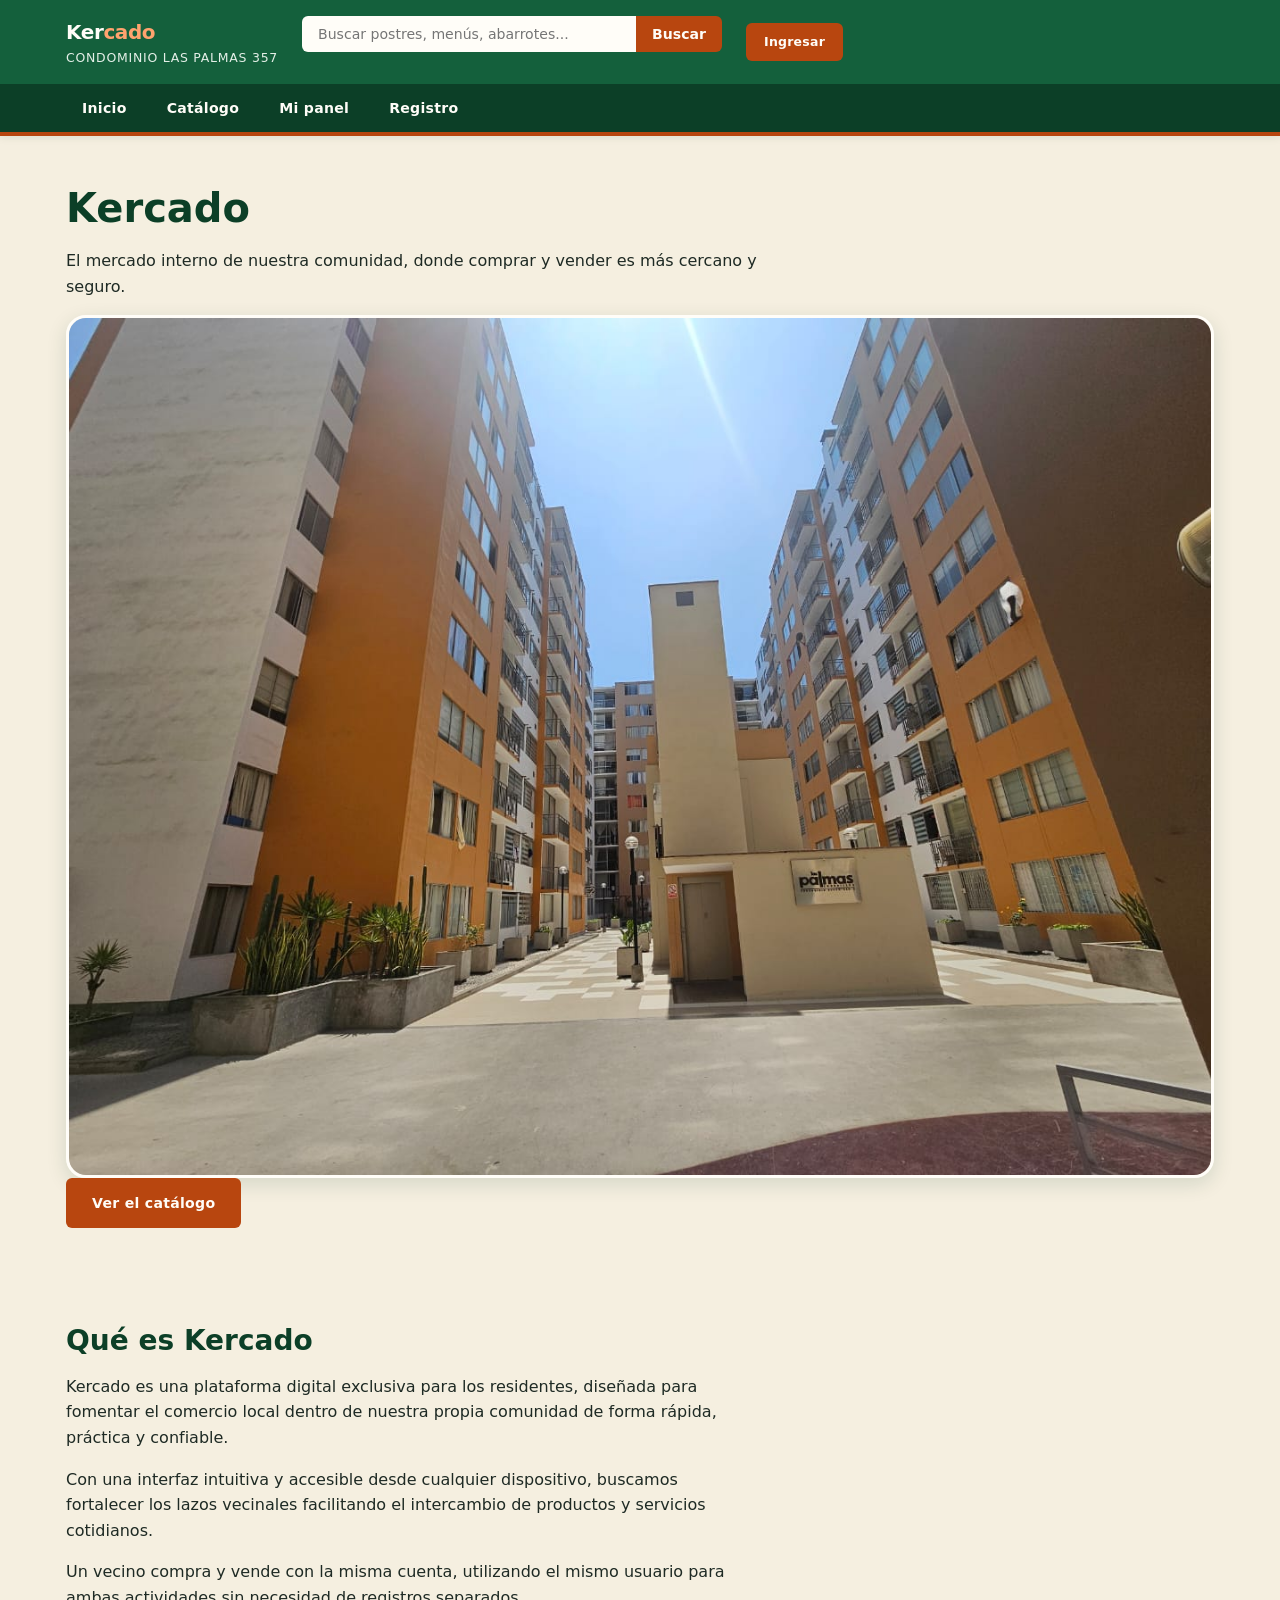
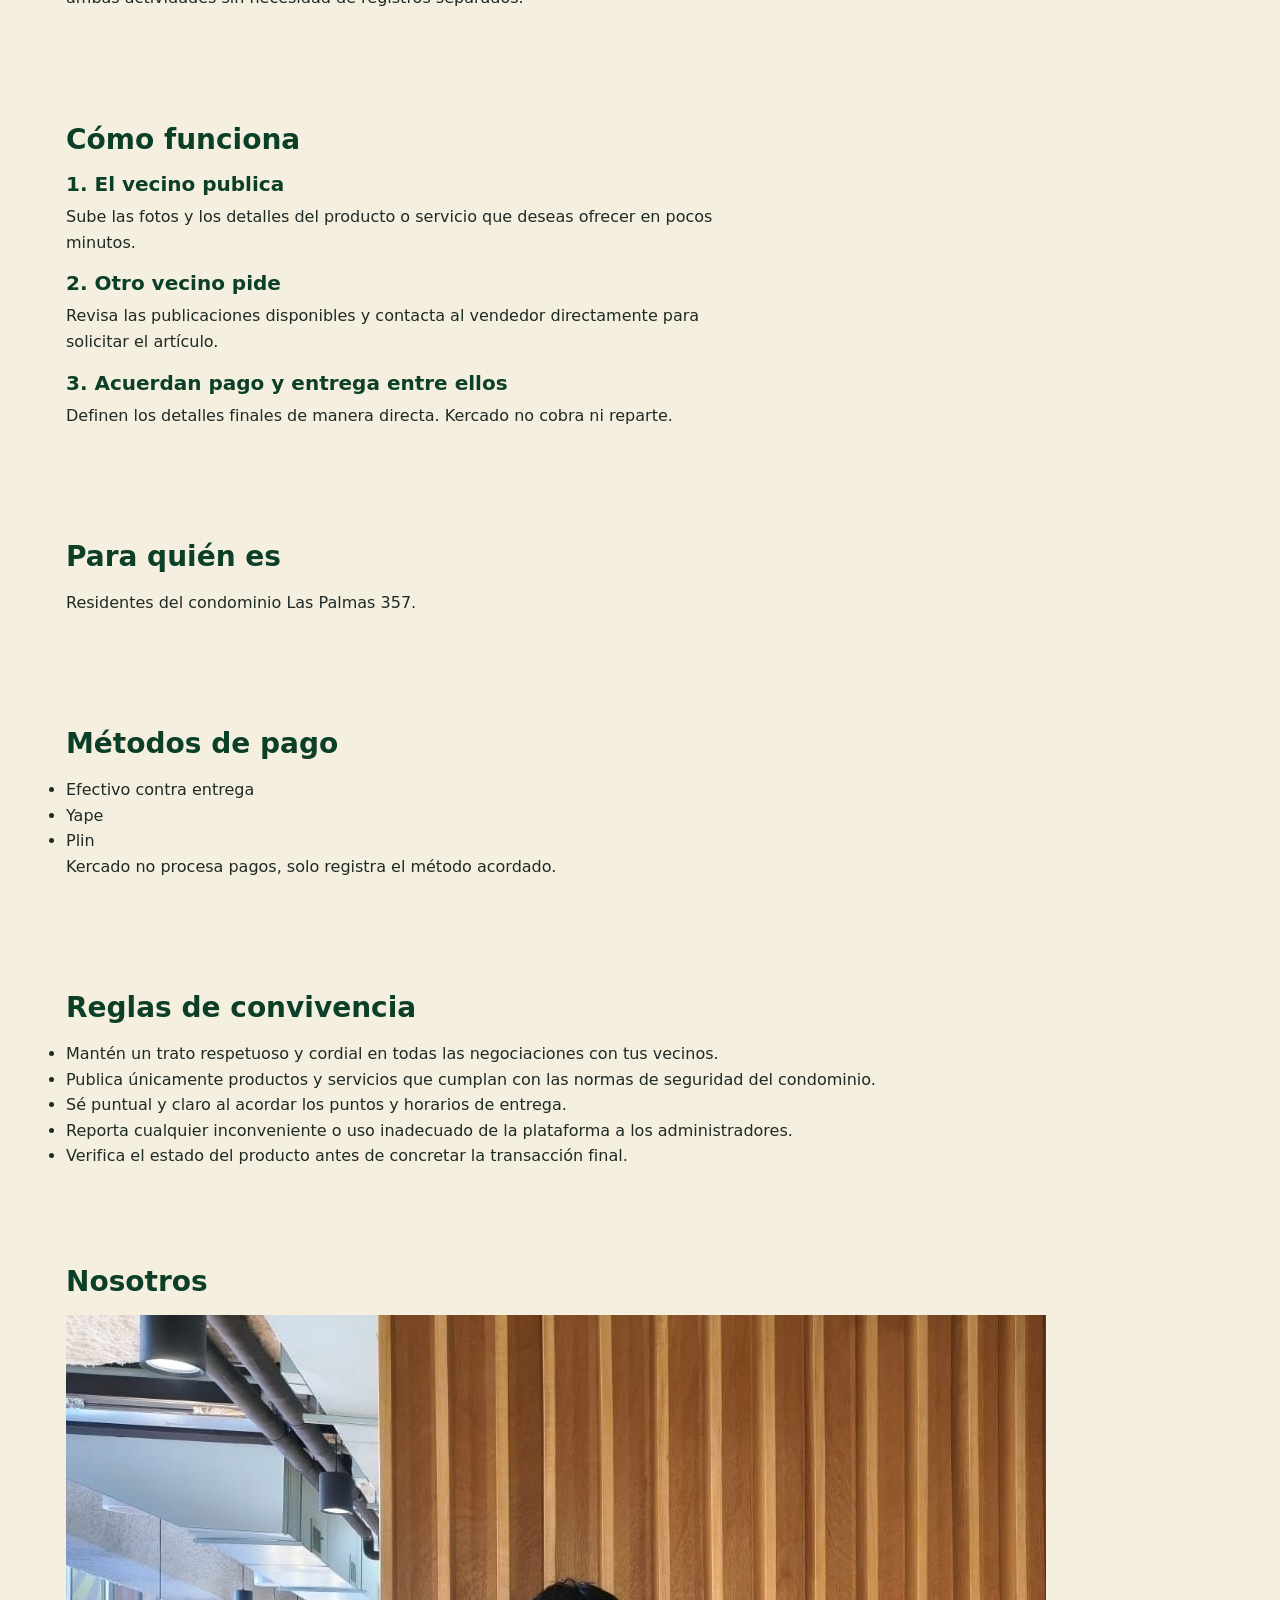
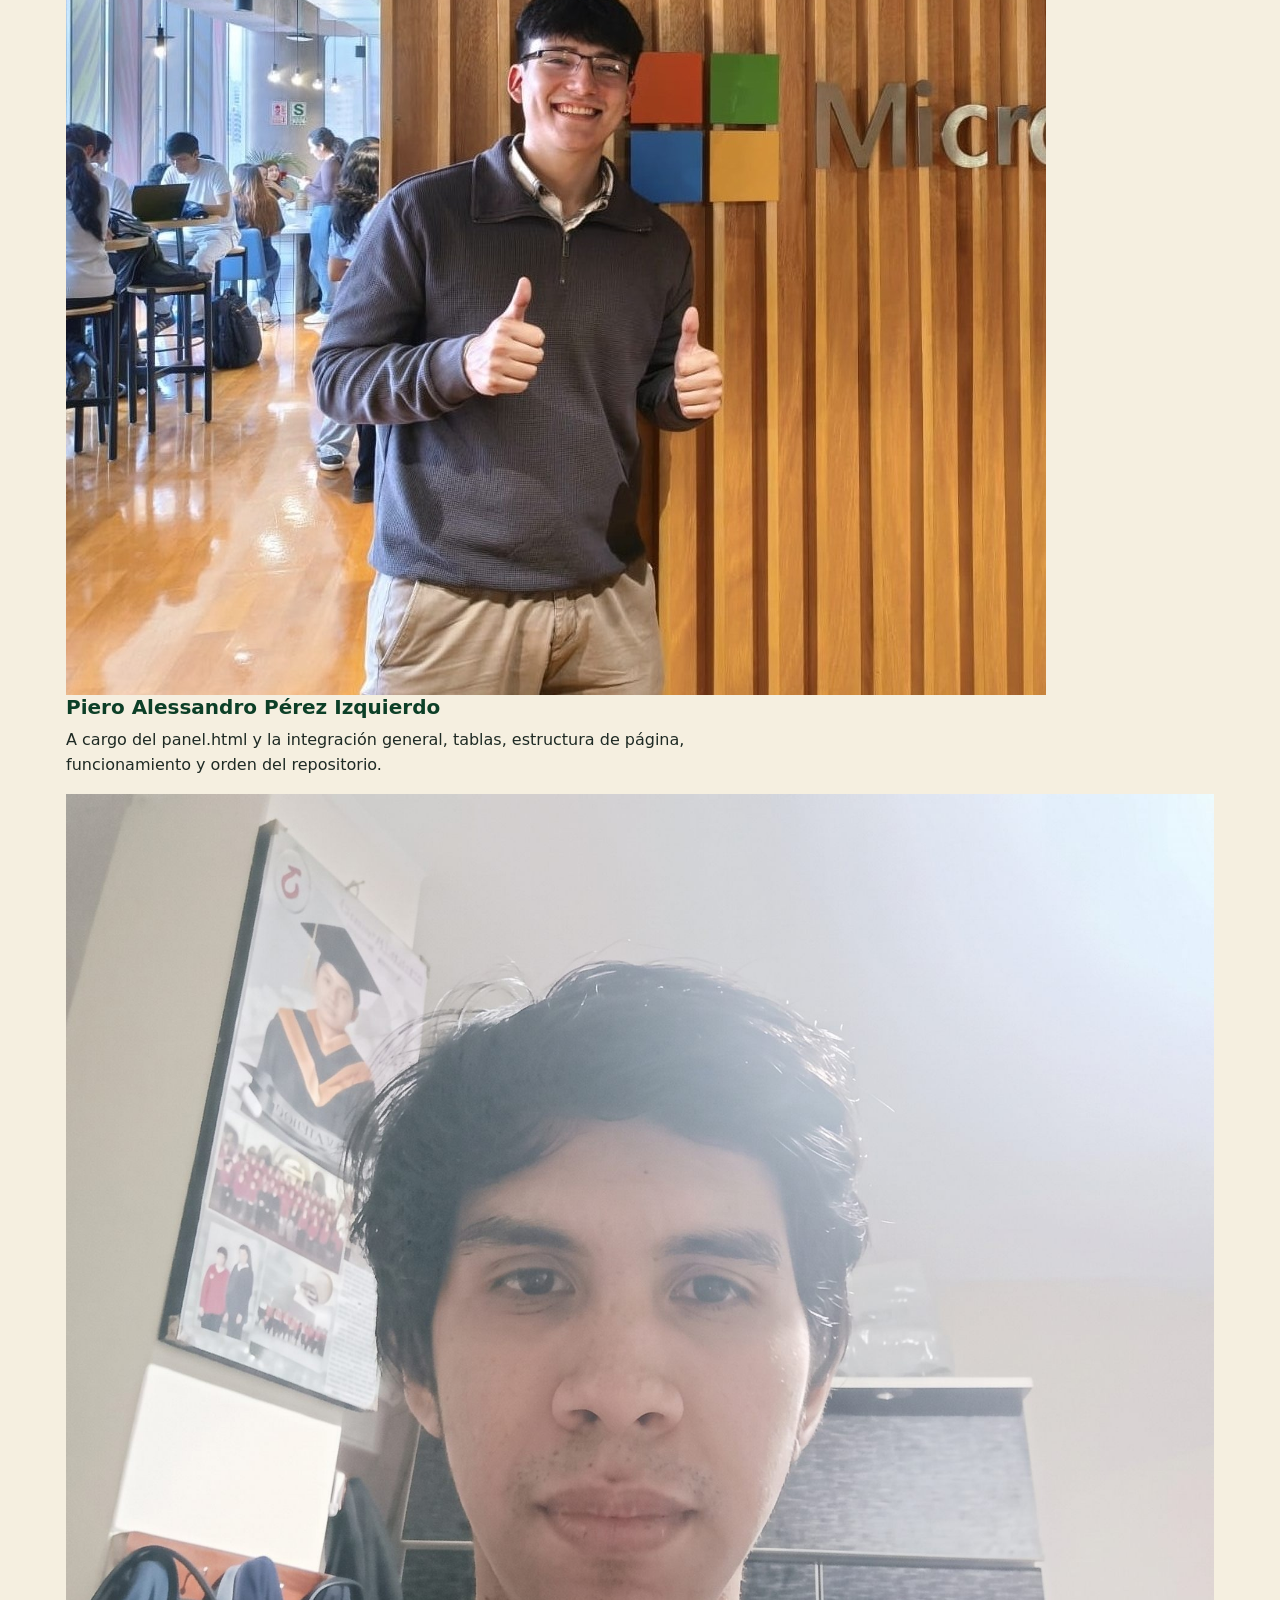
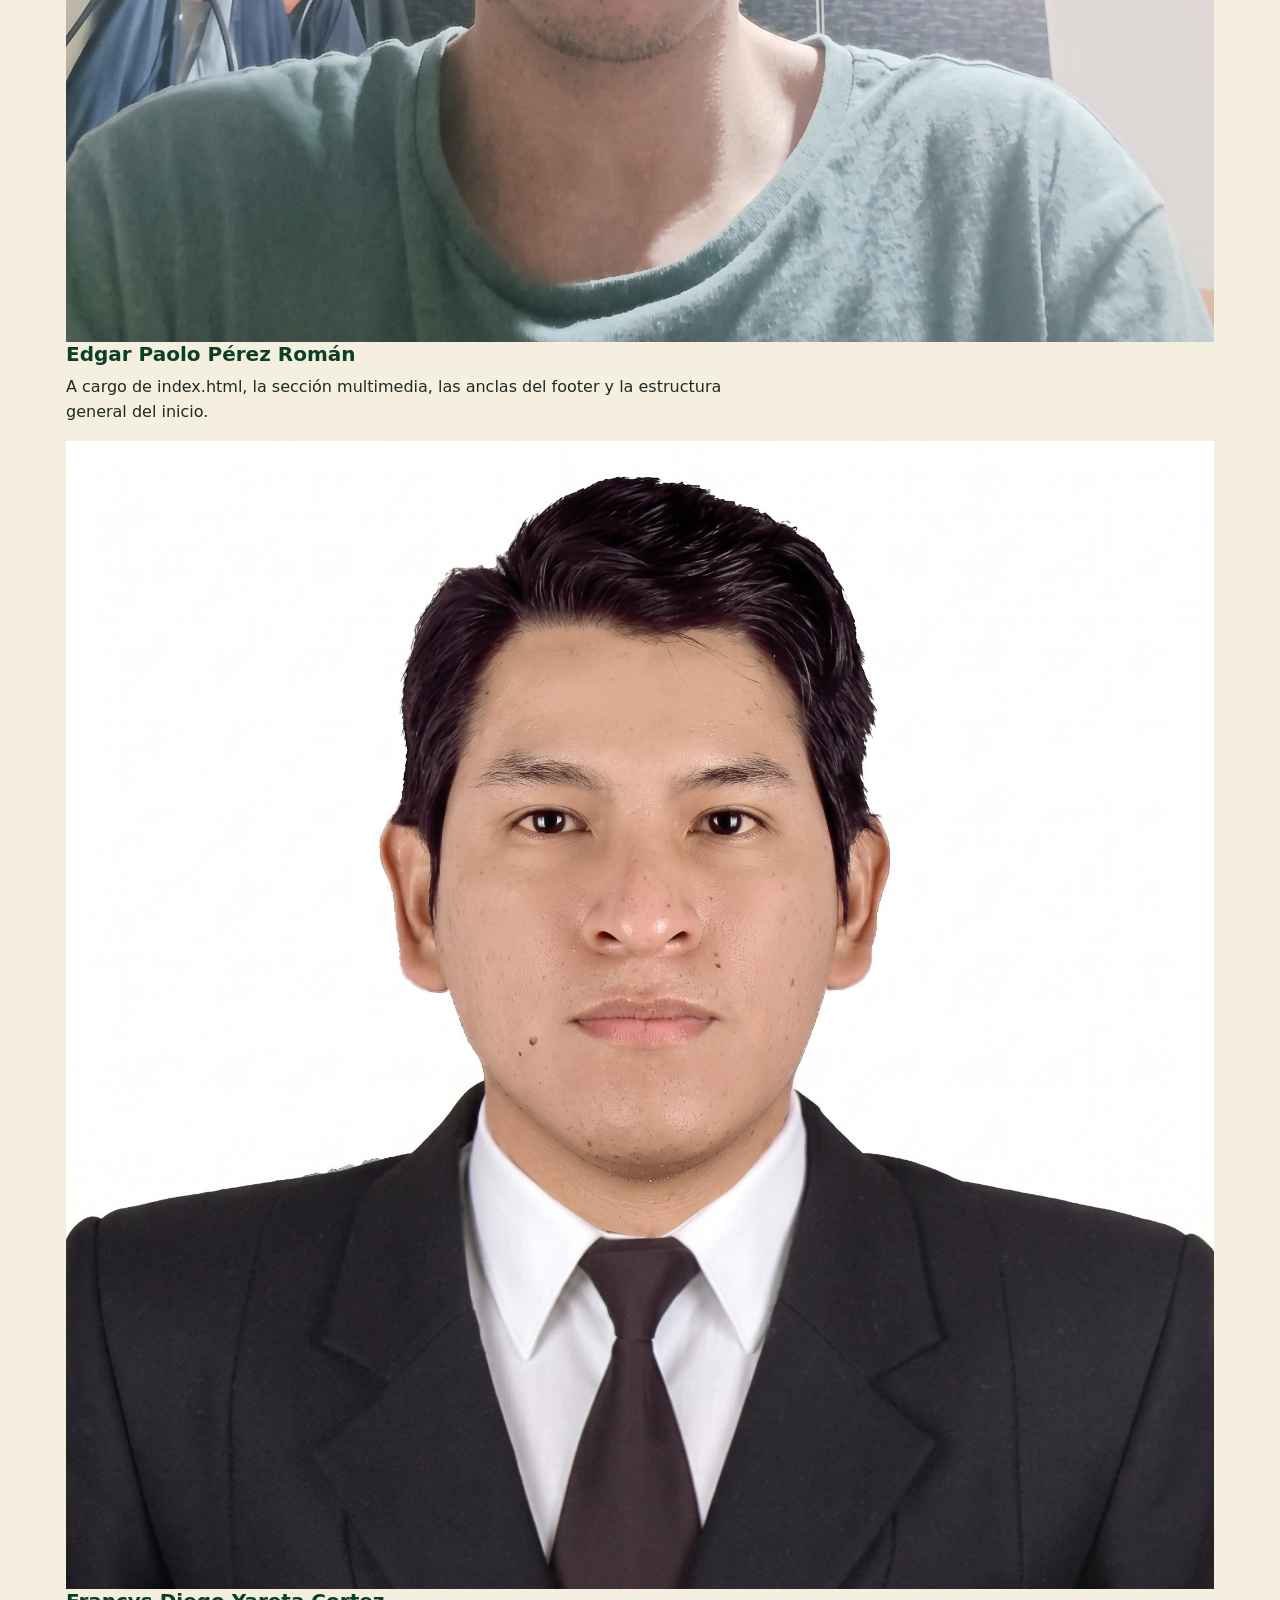
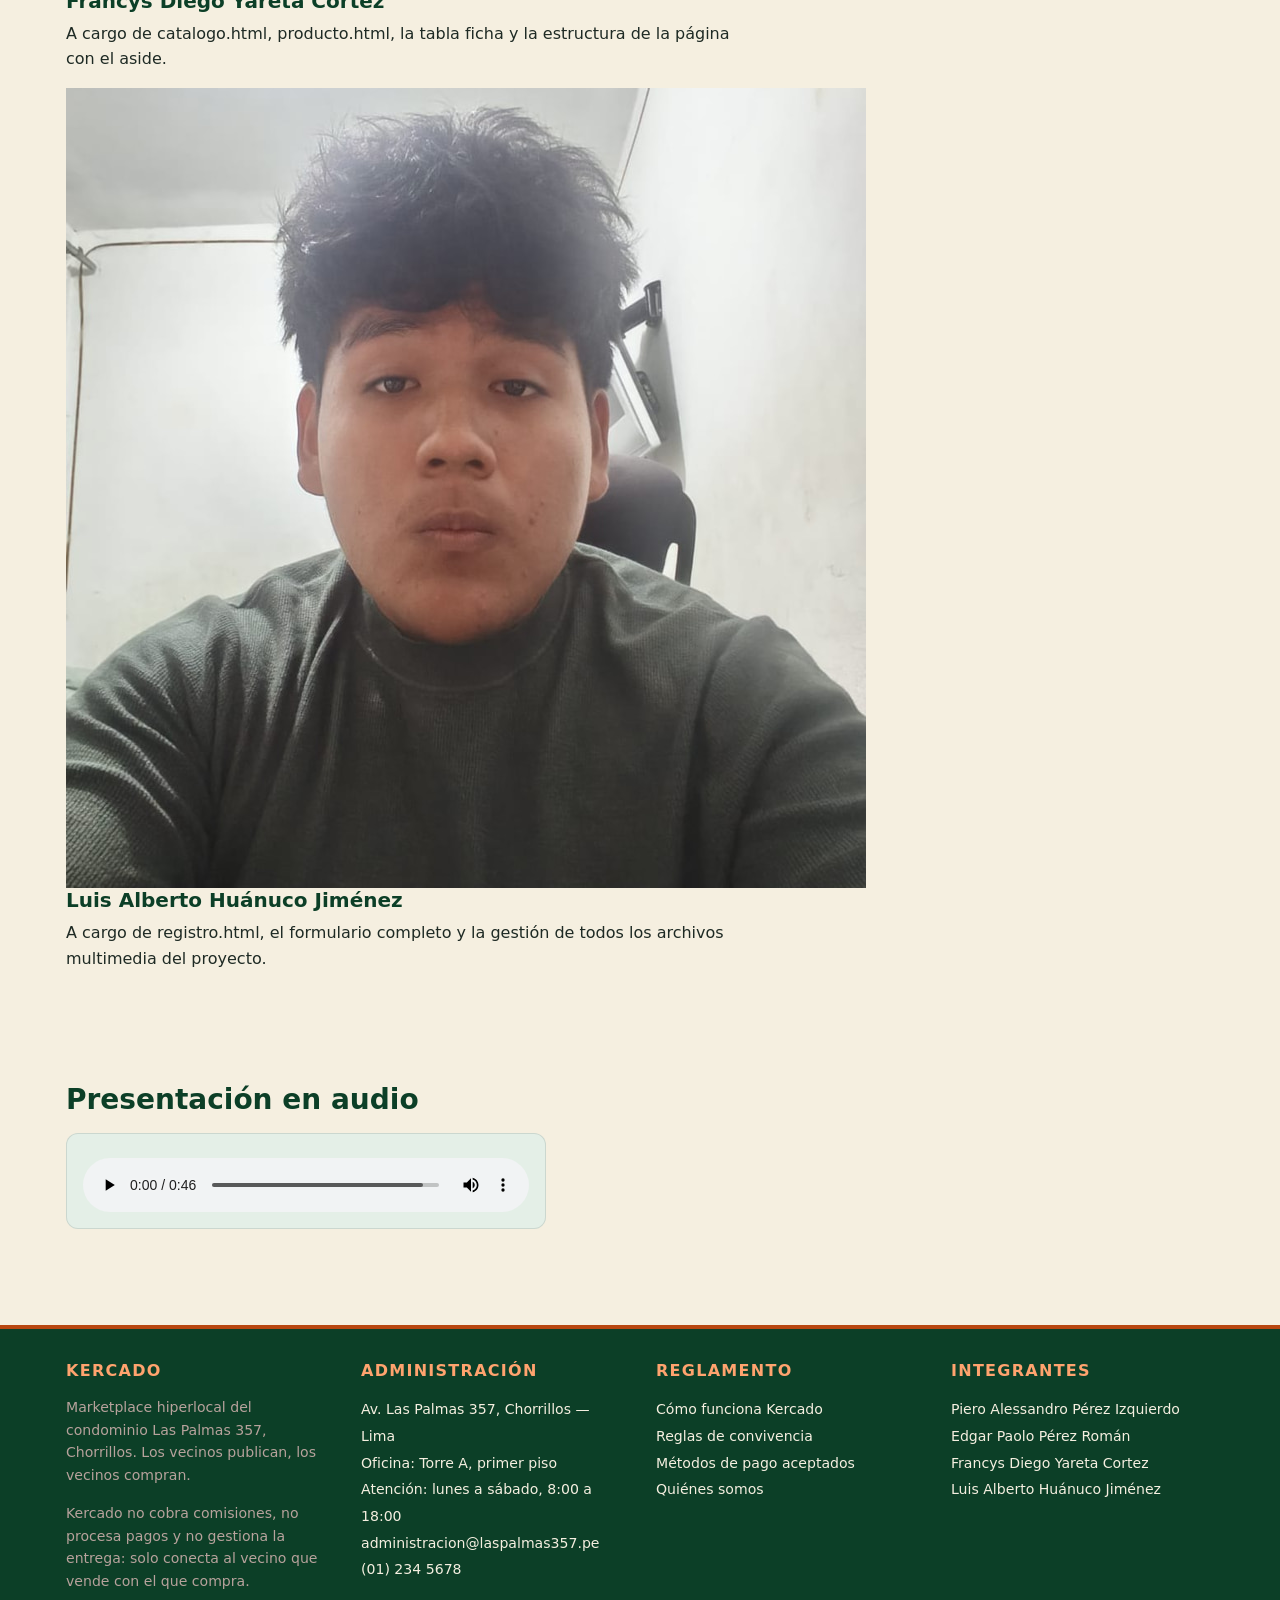
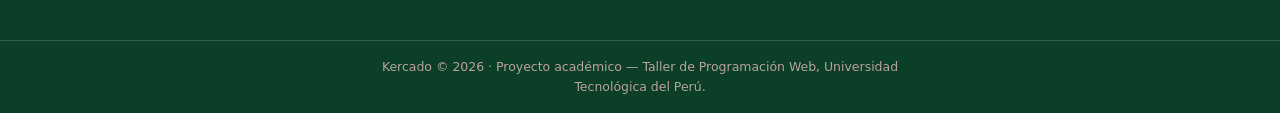
<file: Inicio.html>
<html lang="es">

<head>
  <!-- Codificación: sin esto las tildes y las ñ salen como símbolos raros -->
  <meta charset="UTF-8">

  <!-- Viewport: le dice al celular que use su ancho real y no que finja ser
       un monitor. Es lo que hace que el diseño responsive funcione. -->
  <meta name="viewport" content="width=device-width, initial-scale=1.0">

  <!-- Metadatos descriptivos: aparecen en buscadores y al compartir el link -->
  <meta name="description" content="Conoce qué es Kercado, cómo funciona el marketplace del condominio Las Palmas 357 y sus reglas de convivencia.">
  <meta name="author" content="Equipo Kercado — Taller de Programación Web, UTP">

  <!-- Título de la pestaña. Formato acordado: Sección · Kercado -->
  <title>Inicio · Kercado</title>

  <!-- Hoja de estilos ÚNICA del proyecto. Es la misma ruta en las cinco
       páginas porque todas están en la raíz del repositorio. -->
  <link rel="stylesheet" href="css/estilo.css">
</head>

<body>

  <!-- =====================================================================
       CABECERA  —  IDÉNTICA EN LAS CINCO PÁGINAS
       ---------------------------------------------------------------------
       Contiene tres cosas: la identidad (logo), el buscador y el menú.
       El menú va ACÁ, en el <header>. El <aside> del catálogo es solo para
       categorías y filtros: son dos cosas distintas y la rúbrica lo separa.
       ===================================================================== -->
  <header class="encabezado">

    <!-- Fila superior: logo · buscador · acceso a la cuenta -->
    <div class="contenedor encabezado__fila">

      <!-- El logo siempre lleva al inicio. Es una convención que la gente
           ya tiene aprendida; romperla no aporta nada. -->
      <a class="logo" href="index.html">
        <span>Ker<span class="logo__acento">cado</span>
          <span class="logo__bajada">Condominio Las Palmas 357</span>
        </span>
      </a>

      <!-- Buscador. AVISO HONESTO: en este avance es decorativo. No hay
           backend ni JavaScript puntuable, así que no busca nada todavía.
           Está para que la zona de cabecera esté completa y para mostrar
           hacia dónde va el producto. -->
      <form class="buscador" action="catalogo.html" method="get">
        <!-- Toda entrada necesita su <label>, aunque no se vea. La clase
             .solo-lectores lo oculta a la vista pero lo deja disponible
             para lectores de pantalla. -->
        <label class="solo-lectores" for="q">Buscar productos</label>
        <input class="buscador__campo" type="search" id="q" name="q"
               placeholder="Buscar postres, menús, abarrotes...">
        <button class="buscador__boton" type="submit">Buscar</button>
      </form>

      <!-- Acceso a la cuenta. Una sola cuenta: en Kercado el vecino compra
           y vende con el mismo usuario, por eso no hay "entrar como
           vendedor" ni nada parecido. -->
      <a class="boton boton--sm" href="registro.html">Ingresar</a>
    </div>

    <!-- Menú de navegación principal.
         <nav> es la etiqueta semántica correcta para un bloque de enlaces
         de navegación; aria-label lo distingue de otros <nav> de la página. -->
    <nav class="menu" aria-label="Navegación principal">
      <ul class="contenedor menu__lista">
        <!-- Las cuatro páginas del avance. Ningún enlace muerto:
             las cinco existen. -->
        <li><a class="menu__enlace" href="index.html">Inicio</a></li>
        <li><a class="menu__enlace" href="catalogo.html">Catálogo</a></li>
        <li><a class="menu__enlace" href="panel.html">Mi panel</a></li>
        <li><a class="menu__enlace" href="registro.html">Registro</a></li>
      </ul>
    </nav>
  </header>


  <!-- =====================================================================
       CONTENIDO PROPIO DE LA PÁGINA
       ---------------------------------------------------------------------
       Acá adentro escribe cada integrante. Todo lo de afuera queda igual.
       Cada bloque temático va en su propia <section class="seccion">.
       ===================================================================== -->
  <main>

    <!-- Section Hero -->
    <section class="seccion hero">
      <div class="contenedor">
        <h1>Kercado</h1>
        <p>El mercado interno de nuestra comunidad, donde comprar y vender es más cercano y seguro.</p>
        <img src="assets/img/condominiofachada.jpg" alt="Condominio Las Palmas 357" class="imagen-marco">
        <div>
          <a href="catalogo.html" class="boton">Ver el catálogo</a>
        </div>
      </div>
    </section>

    <!-- Section Qué es Kercado -->
    <section class="seccion">
      <div class="contenedor">
        <h2>Qué es Kercado</h2>
        <p>Kercado es una plataforma digital exclusiva para los residentes, diseñada para fomentar el comercio local dentro de nuestra propia comunidad de forma rápida, práctica y confiable.</p>
        <p>Con una interfaz intuitiva y accesible desde cualquier dispositivo, buscamos fortalecer los lazos vecinales facilitando el intercambio de productos y servicios cotidianos.</p>
        <p>Un vecino compra y vende con la misma cuenta, utilizando el mismo usuario para ambas actividades sin necesidad de registros separados.</p>
      </div>
    </section>

    <!-- Section id="como-funciona" (Obligatoria para las anclas del footer) -->
    <section class="seccion" id="como-funciona">
      <div class="contenedor">
        <h2>Cómo funciona</h2>
        <div class="pasos-container">
          <div class="paso">
            <h3>1. El vecino publica</h3>
            <p>Sube las fotos y los detalles del producto o servicio que deseas ofrecer en pocos minutos.</p>
          </div>
          <div class="paso">
            <h3>2. Otro vecino pide</h3>
            <p>Revisa las publicaciones disponibles y contacta al vendedor directamente para solicitar el artículo.</p>
          </div>
          <div class="paso">
            <h3>3. Acuerdan pago y entrega entre ellos</h3>
            <p>Definen los detalles finales de manera directa. Kercado no cobra ni reparte.</p>
          </div>
        </div>
      </div>
    </section>

    <!-- Section Para quién es -->
    <section class="seccion">
      <div class="contenedor">
        <h2>Para quién es</h2>
        <p>Residentes del condominio Las Palmas 357.</p>
      </div>
    </section>

    <!-- Section id="pagos" (Obligatoria para las anclas del footer) -->
    <section class="seccion" id="pagos">
      <div class="contenedor">
        <h2>Métodos de pago</h2>
        <ul>
          <li>Efectivo contra entrega</li>
          <li>Yape</li>
          <li>Plin</li>
        </ul>
        <p>Kercado no procesa pagos, solo registra el método acordado.</p>
      </div>
    </section>

    <!-- Section id="reglas" (Obligatoria para las anclas del footer) -->
    <section class="seccion" id="reglas">
      <div class="contenedor">
        <h2>Reglas de convivencia</h2>
        <ul>
          <li>Mantén un trato respetuoso y cordial en todas las negociaciones con tus vecinos.</li>
          <li>Publica únicamente productos y servicios que cumplan con las normas de seguridad del condominio.</li>
          <li>Sé puntual y claro al acordar los puntos y horarios de entrega.</li>
          <li>Reporta cualquier inconveniente o uso inadecuado de la plataforma a los administradores.</li>
          <li>Verifica el estado del producto antes de concretar la transacción final.</li>
        </ul>
      </div>
    </section>

    <!-- Section id="nosotros" (Obligatoria para las anclas del footer) -->
    <section class="seccion" id="nosotros">
      <div class="contenedor">
        <h2>Nosotros</h2>
        <div class="equipo-grid">
          <div class="miembro">
            <img src="assets/img/integrante1.jpg" alt="Piero Alessandro Pérez Izquierdo" class="foto-cuadrada">
            <h3>Piero Alessandro Pérez Izquierdo</h3>
            <p>A cargo del panel.html y la integración general, tablas, estructura de página, funcionamiento y orden del repositorio.</p>
          </div>
          <div class="miembro">
            <img src="assets/img/integrante2.jpg" alt="Edgar Paolo Pérez Román" class="foto-cuadrada">
            <h3>Edgar Paolo Pérez Román</h3>
            <p>A cargo de index.html, la sección multimedia, las anclas del footer y la estructura general del inicio.</p>
          </div>
          <div class="miembro">
            <img src="assets/img/integrante3.jpg" alt="Francys Diego Yareta Cortez" class="foto-cuadrada">
            <h3>Francys Diego Yareta Cortez</h3>
            <p>A cargo de catalogo.html, producto.html, la tabla ficha y la estructura de la página con el aside.</p>
          </div>
          <div class="miembro">
            <img src="assets/img/integrante4.jpg" alt="Luis Alberto Huánuco Jiménez" class="foto-cuadrada">
            <h3>Luis Alberto Huánuco Jiménez</h3>
            <p>A cargo de registro.html, el formulario completo y la gestión de todos los archivos multimedia del proyecto.</p>
          </div>
        </div>
      </div>
    </section>

    <!-- Section El audio (Criterio de multimedia) -->
    <section class="seccion">
      <div class="contenedor">
        <h2>Presentación en audio</h2>
        <div class="audio-caja">
          <audio controls src="assets/audio/kercado-presentacion.mp3">
            Tu navegador no soporta el elemento de audio.
          </audio>
        </div>
      </div>
    </section>

  </main>


  <!-- =====================================================================
       PIE DE PÁGINA  —  IDÉNTICO EN LAS CINCO PÁGINAS
       ---------------------------------------------------------------------
       Tres columnas que pide el enunciado: contacto de la administración,
       reglamento e integrantes del equipo.
       ===================================================================== -->
  <footer class="pie">
    <div class="contenedor pie__grilla">

      <!-- Columna 1: qué es esto y qué NO es. -->
      <div>
        <h3 class="pie__titulo">Kercado</h3>
        <p class="subtexto">
          Marketplace hiperlocal del condominio Las Palmas 357, Chorrillos.
          Los vecinos publican, los vecinos compran.
        </p>
        <p class="subtexto">
          Kercado no cobra comisiones, no procesa pagos y no gestiona la
          entrega: solo conecta al vecino que vende con el que compra.
        </p>
      </div>

      <!-- Columna 2: contacto de la administración -->
      <div>
        <h3 class="pie__titulo">Administración</h3>
        <ul class="pie__lista">
          <li>Av. Las Palmas 357, Chorrillos — Lima</li>
          <li>Oficina: Torre A, primer piso</li>
          <li>Atención: lunes a sábado, 8:00 a 18:00</li>
          <li><a href="mailto:administracion@laspalmas357.pe">administracion@laspalmas357.pe</a></li>
          <li><a href="tel:+5112345678">(01) 234 5678</a></li>
        </ul>
      </div>

      <!-- Columna 3: reglamento (Enlaces con anclas) -->
      <div>
        <h3 class="pie__titulo">Reglamento</h3>
        <ul class="pie__lista">
          <li><a href="#como-funciona">Cómo funciona Kercado</a></li>
          <li><a href="#reglas">Reglas de convivencia</a></li>
          <li><a href="#pagos">Métodos de pago aceptados</a></li>
          <li><a href="#nosotros">Quiénes somos</a></li>
        </ul>
      </div>

      <!-- Columna 4: integrantes del equipo -->
      <div>
        <h3 class="pie__titulo">Integrantes</h3>
        <ul class="pie__lista">
          <li>Piero Alessandro Pérez Izquierdo</li>
          <li>Edgar Paolo Pérez Román</li>
          <li>Francys Diego Yareta Cortez</li>
          <li>Luis Alberto Huánuco Jiménez</li>
        </ul>
      </div>
    </div>

    <!-- Línea final -->
    <div class="pie__legal">
      <p class="mb-0">
        Kercado &copy; 2026 · Proyecto académico — Taller de Programación Web,
        Universidad Tecnológica del Perú.
      </p>
    </div>
  </footer>

</body>
</html>
</file>
<file: css/estilo.css>
/* hoja de estilos de kercado, es la única del sitio y la usan todas las
   páginas, así si cambiamos algo aquí se cambia en todas a la vez

   está ordenada de arriba a abajo así, variables, reset, layout general,
   cabecera, pie, textos, botones, tarjetas del catálogo, aside, tablas,
   formularios, multimedia, utilidades, después las piezas que agregamos
   cuando el sitio empezó a usar javascript, que son los avisos, las
   pestañas, el carrito, los mensajes de lista vacía y el diálogo, luego las
   animaciones y al final lo responsive */


/* variables de diseño

   aquí están todos los colores, tamaños y espacios del sitio, la idea es
   que si mañana queremos otro naranja se cambia una sola línea y listo */
:root {

  /* colores de la marca */
  --verde:           #14603C;  /* cabecera, pie y títulos */
  --verde-oscuro:    #0C3F27;  /* el menú y el hover del verde */
  --verde-claro:     #E4EFE7;  /* fondos suaves y filas alternas de las tablas */
  --naranja:         #B8460F;  /* solo para botones y precios, así de oscuro para que el texto blanco se lea bien */
  --naranja-oscuro:  #943A0E;  /* hover del naranja */
  --naranja-claro:   #FFA36E;  /* el naranja que va sobre el verde, en el logo y en el pie */
  --crema:           #F5EFE0;  /* fondo de la página, no usamos blanco puro */
  --arena:           #B7A29C;  /* bordes y texto de apoyo */
  --blanco:          #FFFDF8;  /* fondo de tarjetas, es un blanco más cálido */

  /* colores del texto */
  --texto:           #1E2A24;  /* casi negro, con un poco de verde */
  --texto-suave:     #5C6A63;  /* subtítulos y ayudas de los formularios */

  /* colores para el estado de los pedidos en las tablas del panel */
  --estado-pendiente: #8A6508; /* mostaza, el vendedor todavía no lo acepta */
  --estado-aceptado:  #1F5F8B; /* azul, el vendedor ya lo aceptó */
  --estado-preparacion: #6B4A9B; /* morado, el vendedor lo está preparando */
  --estado-entregado: #14603C; /* verde, el pedido ya llegó */
  --estado-cancelado: #A63A2A; /* rojo, el pedido no se concretó */

  /* fuentes, usamos las que ya trae la computadora, así la página se ve
     igual aunque no haya internet */
  --fuente-titulos: "Trebuchet MS", "Segoe UI", system-ui, sans-serif;
  --fuente-texto:   system-ui, -apple-system, "Segoe UI", Roboto, sans-serif;

  /* tamaños de letra, son pocos a propósito, así todas las páginas se ven
     parejas aunque las hayamos hecho cuatro personas */
  --txt-xs:  0.78rem;
  --txt-sm:  0.88rem;
  --txt-md:  1rem;
  --txt-lg:  1.25rem;
  --txt-xl:  1.75rem;
  --txt-2xl: 2.5rem;

  /* espacios, todos son múltiplos de 8px */
  --sp-1: 0.5rem;   /* 8px */
  --sp-2: 1rem;     /* 16px */
  --sp-3: 1.5rem;   /* 24px */
  --sp-4: 2rem;     /* 32px */
  --sp-5: 3rem;     /* 48px */
  --sp-6: 4rem;     /* 64px */

  /* bordes redondeados y sombras */
  --radio-sm: 6px;
  --radio-md: 12px;
  --radio-lg: 20px;
  --borde: 1px solid rgba(30, 42, 36, 0.12);
  --sombra-suave: 0 2px 8px rgba(12, 63, 39, 0.08);
  --sombra-media: 0 6px 20px rgba(12, 63, 39, 0.14);

  /* ancho máximo del contenido, para que en pantallas grandes el texto no
     quede demasiado largo */
  --ancho-max: 1180px;

  /* cuánto duran las animaciones y cómo aceleran, todas usan estos dos
     valores para que el sitio se mueva con el mismo ritmo */
  --duracion: 0.3s;
  --curva: ease-out;
}


/* reset y bases

   quitamos algunas cosas que el navegador trae por defecto, para empezar
   desde cero y poner nosotros los márgenes */

/* con border-box el padding no agranda la caja */
*,
*::before,
*::after {
  box-sizing: border-box;
}

/* quitamos los márgenes que traen los títulos, párrafos y listas, más
   abajo en la parte de textos los volvemos a poner */
body, h1, h2, h3, h4, p, ul, ol, figure, blockquote, dl, dd {
  margin: 0;
  padding: 0;
}

html {
  /* al hacer clic en un enlace como #nosotros la página baja suave */
  scroll-behavior: smooth;
  /* deja espacio arriba para que la cabecera no tape el título */
  scroll-padding-top: 90px;
}

body {
  font-family: var(--fuente-texto);
  font-size: var(--txt-md);
  line-height: 1.6;          /* más espacio entre líneas, se lee mejor */
  color: var(--texto);
  background-color: var(--crema);

  /* con esto el pie de página se queda abajo aunque la página tenga poco
     contenido */
  display: flex;
  flex-direction: column;
  min-height: 100vh;
}

/* javascript esconde cosas poniéndoles el atributo hidden, con esto se
   esconden de verdad aunque su clase les haya puesto otro display */
[hidden] {
  display: none !important;
}

/* las imágenes nunca se salen de su contenedor */
img {
  display: block;
  max-width: 100%;
  height: auto;
}

/* enlaces en verde y sin subrayado, se subrayan al pasar el mouse */
a {
  color: var(--verde);
  text-decoration: none;
}
a:hover,
a:focus {
  text-decoration: underline;
}

/* el borde naranja que aparece al moverse con la tecla tab, así quien usa
   el teclado sabe dónde está */
:focus-visible {
  outline: 3px solid var(--naranja);
  outline-offset: 2px;
}


/* layout general

   las zonas que se repiten en las páginas, header, main y footer, y el
   aside que solo está en el catálogo */

/* centra el contenido y deja espacio a los lados */
.contenedor {
  width: 100%;
  max-width: var(--ancho-max);
  margin-inline: auto;              /* centra horizontal */
  padding-inline: var(--sp-2);      /* espacio a los lados, sirve en celular */
}

/* el main crece y empuja el pie hacia abajo */
main {
  flex: 1;
}

/* el espacio entre secciones, es igual en todas las páginas */
.seccion {
  padding-block: var(--sp-5);
}

/* sección con fondo verde clarito, para alternar con las de fondo crema */
.seccion--alterna {
  background-color: var(--verde-claro);
}

/* las dos columnas del catálogo, el aside mide 260px y los productos usan
   el resto, en pantallas chicas pasa a una columna */
.layout-catalogo {
  display: grid;
  grid-template-columns: 260px 1fr;
  gap: var(--sp-4);
  align-items: start;               /* el aside no se estira hasta abajo */
}


/* cabecera

   es la misma en todas las páginas, tiene el logo, el buscador, el botón
   de ingresar y el menú */

.encabezado {
  background-color: var(--verde);
  color: var(--blanco);
  /* la franja naranja de abajo */
  border-bottom: 4px solid var(--naranja);
  position: sticky;                 /* la cabecera baja con el scroll */
  top: 0;
  z-index: 100;                     /* siempre queda encima del contenido */
  box-shadow: var(--sombra-suave);
}

/* la fila de arriba, logo a la izquierda, buscador al medio y botón a la
   derecha */
.encabezado__fila {
  display: flex;
  align-items: center;
  gap: var(--sp-3);
  padding-block: var(--sp-2);
  flex-wrap: wrap;                  /* en celular se acomodan uno debajo del otro */
}
/* el logo no se achica, antes el buscador lo aplastaba */
.encabezado__fila > .logo {
  flex-shrink: 0;
}

/* el enlace para saltar al contenido, está escondido arriba de la pantalla
   y baja cuando recibe el foco con la tecla tab, así quien usa el teclado
   no tiene que pasar por todo el menú en cada página */
.saltar {
  position: absolute;
  left: var(--sp-2);
  top: 0;
  z-index: 200;                     /* queda encima de la cabecera */
  padding: var(--sp-1) var(--sp-2);
  border-radius: 0 0 var(--radio-sm) var(--radio-sm);
  background-color: var(--blanco);
  color: var(--verde-oscuro);
  font-weight: 700;
  transform: translateY(-120%);     /* lo sube hasta sacarlo de la pantalla */
  transition: transform var(--duracion) var(--curva);
}
.saltar:focus {
  transform: translateY(0);
}

/* el logo está hecho con texto y no con imagen, así se ve nítido y carga
   al instante */
.logo {
  display: flex;
  align-items: center;
  gap: var(--sp-1);
  font-family: var(--fuente-titulos);
  font-size: var(--txt-lg);
  font-weight: 800;
  letter-spacing: -0.02em;
  color: var(--blanco);
  text-decoration: none;
}
.logo:hover {
  text-decoration: none;
  opacity: 0.9;
}
/* la parte cado del logo va en naranja */
.logo__acento {
  color: var(--naranja-claro);
}
/* el texto pequeño debajo del logo con el nombre del condominio */
.logo__bajada {
  display: block;
  font-family: var(--fuente-texto);
  font-size: var(--txt-xs);
  font-weight: 400;
  letter-spacing: 0.06em;
  text-transform: uppercase;
  color: var(--verde-claro);        /* claro para que se lea sobre el verde */
}

/* el buscador, lleva al catálogo con lo que se escribió y allá se filtran
   los productos */
.buscador {
  display: flex;
  flex: 1 1 200px;                  /* ocupa el espacio libre del medio */
  min-width: 0;                     /* deja que se achique sin salirse de la fila */
  max-width: 420px;
}
.buscador__campo {
  flex: 1 1 0;
  min-width: 0;                     /* el campo es el que se achica primero */
  padding: 0.6rem var(--sp-2);
  border: none;
  border-radius: var(--radio-sm) 0 0 var(--radio-sm);  /* redondeado a la izquierda */
  font-family: inherit;
  font-size: var(--txt-sm);
  background-color: var(--blanco);
  color: var(--texto);
}
.buscador__boton {
  flex-shrink: 0;                   /* el botón buscar no cambia de tamaño */
  white-space: nowrap;
  padding: 0.6rem var(--sp-2);
  border: none;
  border-radius: 0 var(--radio-sm) var(--radio-sm) 0; /* redondeado a la derecha */
  background-color: var(--naranja);
  color: var(--blanco);
  font-family: inherit;
  font-size: var(--txt-sm);
  font-weight: 600;
  cursor: pointer;
}
.buscador__boton:hover {
  background-color: var(--naranja-oscuro);
}

/* la parte derecha de la cabecera, con el enlace al carrito y la cuenta
   del vecino */
.encabezado__acciones {
  display: flex;
  align-items: center;
  gap: var(--sp-2);
  margin-left: auto;                /* la empuja al borde derecho */
  flex-shrink: 0;
}
.encabezado__carrito {
  display: inline-flex;
  align-items: center;
  gap: 0.4rem;
  padding: 0.45rem 0.25rem;
  color: var(--blanco);
  font-size: var(--txt-sm);
  font-weight: 700;
}

/* el globo con la cantidad de productos del carrito, javascript lo esconde
   cuando el carrito está vacío */
.contador {
  display: inline-flex;
  align-items: center;
  justify-content: center;
  min-width: 1.5rem;
  height: 1.5rem;
  padding-inline: 0.4rem;
  border-radius: 999px;
  background-color: var(--crema);
  color: var(--verde-oscuro);
  font-size: var(--txt-xs);
  font-weight: 800;
}
/* javascript le pone esta clase un momento cada vez que cambia el número */
.contador--latido {
  animation: latido var(--duracion) var(--curva) 2;
}

/* la cuenta del vecino, sin sesión tiene el botón ingresar y con sesión el
   saludo y el botón salir */
.cuenta {
  display: flex;
  align-items: center;
  gap: var(--sp-1);
}
.cuenta__saludo {
  font-size: var(--txt-sm);
  color: var(--crema);
  white-space: nowrap;
}

/* el botón que abre el menú en el celular, en pantallas grandes no se ve
   porque el menú entra completo */
.menu-boton {
  display: none;
  align-items: center;
  gap: var(--sp-1);
  padding: 0.5rem 0.75rem;
  border: 2px solid var(--blanco);
  border-radius: var(--radio-sm);
  background-color: transparent;
  color: var(--blanco);
  font-family: inherit;
  font-size: var(--txt-sm);
  font-weight: 700;
  cursor: pointer;
}
/* las tres rayitas del botón se dibujan con css, la del medio es el span
   y las otras dos salen con before y after */
.menu-boton__icono,
.menu-boton__icono::before,
.menu-boton__icono::after {
  display: block;
  width: 18px;
  height: 2px;
  background-color: var(--blanco);
  transition: transform var(--duracion) var(--curva),
              background-color var(--duracion) var(--curva);
}
.menu-boton__icono {
  position: relative;
}
.menu-boton__icono::before,
.menu-boton__icono::after {
  content: "";
  position: absolute;
  left: 0;
}
.menu-boton__icono::before { top: -6px; }
.menu-boton__icono::after  { top: 6px; }

/* cuando el menú está abierto las rayitas giran y forman una equis */
.menu-boton[aria-expanded="true"] .menu-boton__icono {
  background-color: transparent;
}
.menu-boton[aria-expanded="true"] .menu-boton__icono::before {
  transform: translateY(6px) rotate(45deg);
}
.menu-boton[aria-expanded="true"] .menu-boton__icono::after {
  transform: translateY(-6px) rotate(-45deg);
}

/* el menú principal, va dentro del header, en el aside del catálogo solo
   van las categorías y el filtro */
.menu {
  background-color: var(--verde-oscuro);
}
.menu__lista {
  display: flex;
  list-style: none;                 /* quita los puntitos de la lista */
  gap: var(--sp-1);
  flex-wrap: wrap;
}
.menu__enlace {
  display: block;
  padding: 0.8rem var(--sp-2);
  color: var(--blanco);
  font-size: var(--txt-sm);
  font-weight: 600;
  letter-spacing: 0.02em;
  text-decoration: none;
  /* el cambio de color al pasar el mouse es suave */
  transition: background-color 0.18s ease, color 0.18s ease;
}
.menu__enlace:hover {
  background-color: var(--verde);
  text-decoration: none;
}
/* marca en naranja la página donde está el usuario, se pone en cada
   página en su enlace del menú */
.menu__enlace--activo {
  background-color: var(--naranja);
  color: var(--blanco);
}


/* pie de página

   también es el mismo en todas las páginas, tiene información de kercado,
   el contacto de la administración, el reglamento y los integrantes */

.pie {
  background-color: var(--verde-oscuro);
  color: var(--crema);
  border-top: 4px solid var(--naranja);
  margin-top: var(--sp-5);          /* separa el pie del contenido */
}

/* las columnas del pie, entran las que quepan de mínimo 220px y las demás
   bajan solas, por eso aquí no hace falta media query */
.pie__grilla {
  display: grid;
  grid-template-columns: repeat(auto-fit, minmax(220px, 1fr));
  gap: var(--sp-4);
  padding-block: var(--sp-4);
}

.pie__titulo {
  font-family: var(--fuente-titulos);
  font-size: var(--txt-md);
  text-transform: uppercase;
  letter-spacing: 0.08em;
  color: var(--naranja-claro);
  margin-bottom: var(--sp-2);
}
.pie__lista {
  list-style: none;
  font-size: var(--txt-sm);
  line-height: 1.9;
}
.pie__lista a {
  color: var(--crema);
}
.pie__lista a:hover {
  color: var(--naranja-claro);
}

/* la última línea del pie con el copyright */
.pie__legal {
  border-top: 1px solid rgba(245, 239, 224, 0.18);
  padding-block: var(--sp-2);
  font-size: var(--txt-xs);
  color: var(--arena);
  text-align: center;
}
.pie__legal p {
  margin-inline: auto;              /* centra el párrafo, que tiene ancho máximo */
}


/* textos

   aquí volvemos a poner los márgenes que quitamos en el reset */

h1, h2, h3, h4 {
  font-family: var(--fuente-titulos);
  line-height: 1.2;
  color: var(--verde-oscuro);
  font-weight: 800;
}

h1 { font-size: var(--txt-2xl); margin-bottom: var(--sp-2); }
h2 { font-size: var(--txt-xl);  margin-bottom: var(--sp-2); }
h3 { font-size: var(--txt-lg);  margin-bottom: var(--sp-1); }
h4 { font-size: var(--txt-md);  margin-bottom: var(--sp-1); }

p {
  margin-bottom: var(--sp-2);
  max-width: 68ch;                  /* las líneas no son tan largas, se leen mejor */
}

/* título de sección con la barrita naranja debajo */
.titulo-seccion {
  position: relative;
  padding-bottom: var(--sp-1);
  margin-bottom: var(--sp-3);
}
.titulo-seccion::after {
  content: "";                      /* la barrita se hace con css, no hay que ponerla en el html */
  position: absolute;
  left: 0;
  bottom: 0;
  width: 64px;
  height: 4px;
  background-color: var(--naranja);
  border-radius: 2px;
}
/* el mismo título pero centrado, por ejemplo para la sección nosotros */
.titulo-seccion--centro {
  text-align: center;
}
.titulo-seccion--centro::after {
  left: 50%;
  transform: translateX(-50%);
}

/* texto de apoyo debajo de un título, más pequeño y en gris verdoso */
.subtexto {
  color: var(--texto-suave);
  font-size: var(--txt-sm);
}
/* en el pie el fondo es verde oscuro, así que el texto de apoyo va claro */
.pie .subtexto {
  color: var(--arena);
}

/* etiqueta pequeña con forma de píldora, la usamos para las categorías de
   las tarjetas */
.etiqueta {
  display: inline-block;
  padding: 0.2rem 0.6rem;
  border-radius: 999px;             /* con un número tan grande queda como cápsula */
  background-color: var(--verde-claro);
  color: var(--verde-oscuro);
  font-size: var(--txt-xs);
  font-weight: 700;
  text-transform: uppercase;
  letter-spacing: 0.05em;
}
.etiqueta--naranja {
  background-color: var(--naranja);
  color: var(--blanco);
}


/* botones

   hay tres tipos, el naranja que es el principal, el de borde verde que es
   el secundario, y el de solo texto para cosas de poco peso, se ven igual
   si se usan en un a o en un button */

.boton {
  display: inline-flex;
  align-items: center;
  justify-content: center;
  gap: var(--sp-1);
  padding: 0.75rem var(--sp-3);
  border: 2px solid transparent;    /* borde invisible, así el botón de borde verde
                                       mide lo mismo que este */
  border-radius: var(--radio-sm);
  background-color: var(--naranja);
  color: var(--blanco);
  font-family: inherit;
  font-size: var(--txt-sm);
  font-weight: 700;
  letter-spacing: 0.02em;
  text-decoration: none;
  cursor: pointer;
  transition: background-color 0.18s ease, transform 0.12s ease,
              box-shadow 0.18s ease;
}
.boton:hover {
  background-color: var(--naranja-oscuro);
  text-decoration: none;
  transform: translateY(-1px);      /* sube un poquito al pasar el mouse */
  box-shadow: var(--sombra-media);
}
.boton:active {
  transform: translateY(0);         /* y baja al hacer clic */
}

/* el botón secundario, con borde verde y sin relleno */
.boton--linea {
  background-color: transparent;
  color: var(--verde);
  border-color: var(--verde);
}
.boton--linea:hover {
  background-color: var(--verde);
  color: var(--blanco);
}

/* el botón de solo texto, parece un enlace */
.boton--texto {
  background-color: transparent;
  color: var(--verde);
  padding-inline: 0;
  box-shadow: none;
}
.boton--texto:hover {
  background-color: transparent;
  color: var(--naranja);
  box-shadow: none;
  text-decoration: underline;
}

/* el botón de borde blanco, es el secundario cuando el fondo es verde,
   lo usamos para salir en la cabecera */
.boton--claro {
  background-color: transparent;
  color: var(--blanco);
  border-color: var(--blanco);
}
.boton--claro:hover {
  background-color: var(--blanco);
  color: var(--verde-oscuro);
}

/* un botón que no se puede usar, por ejemplo agregar al carrito cuando ya
   no queda stock */
.boton:disabled {
  opacity: 0.5;
  cursor: not-allowed;
  transform: none;
  box-shadow: none;
}

/* tamaños del botón, se pueden usar con cualquiera de los tres */
.boton--sm  { padding: 0.45rem var(--sp-2); font-size: var(--txt-xs); }
.boton--lg  { padding: 0.95rem var(--sp-4); font-size: var(--txt-md); }
.boton--full{ width: 100%; }


/* tarjeta de producto

   es la que más se repite en el catálogo, arriba va la foto, en el medio
   la categoría, el nombre y el vendedor, y abajo el precio con el botón */

.grilla-productos {
  display: grid;
  /* entran las tarjetas que quepan de mínimo 240px, por eso el catálogo
     pasa de varias columnas a una sola sin usar media queries */
  grid-template-columns: repeat(auto-fill, minmax(240px, 1fr));
  gap: var(--sp-3);
}

.tarjeta {
  display: flex;
  flex-direction: column;
  background-color: var(--blanco);
  border: var(--borde);
  border-radius: var(--radio-md);
  overflow: hidden;                 /* la foto respeta las esquinas redondeadas */
  box-shadow: var(--sombra-suave);
  transition: transform 0.2s ease, box-shadow 0.2s ease,
              border-color 0.2s ease;
}
.tarjeta:hover {
  transform: translateY(-4px);
  box-shadow: var(--sombra-media);
  border-color: var(--naranja);
}

/* la foto del producto, aspect-ratio reserva el espacio antes de que cargue
   la imagen, así el catálogo no da saltos, y todas las fotos quedan del
   mismo tamaño */
.tarjeta__figura {
  margin: 0;
  aspect-ratio: 4 / 3;
  background-color: var(--verde-claro);  /* color de fondo mientras carga la foto */
  overflow: hidden;
}
.tarjeta__imagen {
  width: 100%;
  height: 100%;
  object-fit: cover;                /* llena el espacio sin deformar la foto */
  transition: transform 0.35s ease;
}
.tarjeta:hover .tarjeta__imagen {
  transform: scale(1.05);           /* un pequeño zoom al pasar el mouse */
}

/* la parte del medio de la tarjeta */
.tarjeta__cuerpo {
  padding: var(--sp-2);
  flex: 1;                          /* empuja el precio hacia abajo, así todas
                                       las tarjetas quedan parejas aunque el
                                       nombre sea más largo */
  display: flex;
  flex-direction: column;
  gap: 0.35rem;
}
.tarjeta__titulo {
  font-size: var(--txt-md);
  margin: 0;
}
.tarjeta__titulo a {
  color: var(--verde-oscuro);
}
.tarjeta__titulo a:hover {
  color: var(--naranja);
  text-decoration: none;
}
/* el nombre del vecino que vende, con su torre y departamento */
.tarjeta__vendedor {
  font-size: var(--txt-xs);
  color: var(--texto-suave);
}

/* la parte de abajo de la tarjeta con el precio y el botón */
.tarjeta__pie {
  display: flex;
  align-items: center;
  justify-content: space-between;
  gap: var(--sp-1);
  padding: var(--sp-2);
  border-top: var(--borde);
  background-color: var(--crema);
}
.tarjeta__precio {
  font-family: var(--fuente-titulos);
  font-size: var(--txt-lg);
  font-weight: 800;
  color: var(--naranja);
  white-space: nowrap;              /* el precio no se parte en dos líneas */
}


/* aside del catálogo

   la columna de la izquierda en el catálogo, con las categorías y el
   filtro por precio */

.panel-lateral {
  background-color: var(--blanco);
  border: var(--borde);
  border-radius: var(--radio-md);
  padding: var(--sp-2);
  box-shadow: var(--sombra-suave);
  /* el panel baja junto con la lista de productos, los 90px son más o
     menos lo que mide la cabecera */
  position: sticky;
  top: 90px;
}

.panel-lateral__titulo {
  font-size: var(--txt-sm);
  text-transform: uppercase;
  letter-spacing: 0.08em;
  color: var(--texto-suave);
  padding-bottom: var(--sp-1);
  margin-bottom: var(--sp-1);
  border-bottom: 2px solid var(--verde-claro);
}

/* separa el bloque de categorías del bloque del filtro */
.panel-lateral__bloque + .panel-lateral__bloque {
  margin-top: var(--sp-3);
}

/* la lista de categorías, los enlaces son anchos para que sea fácil
   tocarlos en el celular */
.lista-categorias {
  list-style: none;
}
.lista-categorias a {
  display: block;
  padding: 0.5rem var(--sp-1);
  border-radius: var(--radio-sm);
  color: var(--texto);
  font-size: var(--txt-sm);
  transition: background-color 0.15s ease, color 0.15s ease;
}
.lista-categorias a:hover {
  background-color: var(--verde-claro);
  color: var(--verde-oscuro);
  text-decoration: none;
}
.lista-categorias a.activo {
  background-color: var(--verde);
  color: var(--blanco);
  font-weight: 700;
}


/* tablas

   las usamos en el panel para las compras y ventas, y en la ficha del
   producto, cada tabla va dentro de .tabla-scroll para que en el celular
   se pueda deslizar de lado */

.tabla-scroll {
  overflow-x: auto;                 /* solo la tabla se desliza de lado */
  border: var(--borde);
  border-radius: var(--radio-md);
  box-shadow: var(--sombra-suave);
  background-color: var(--blanco);
}

.tabla {
  width: 100%;
  /* junta los bordes de las celdas, si no se ven líneas dobles */
  border-collapse: collapse;
  font-size: var(--txt-sm);
  min-width: 620px;                 /* si la pantalla es más chica aparece el scroll */
}

/* el caption es el título de la tabla, va dentro de la table */
.tabla caption {
  caption-side: top;
  text-align: left;
  padding: var(--sp-2);
  font-family: var(--fuente-titulos);
  font-size: var(--txt-md);
  font-weight: 700;
  color: var(--verde-oscuro);
  background-color: var(--verde-claro);
}

.tabla thead th {
  background-color: var(--verde);
  color: var(--blanco);
  text-align: left;
  padding: 0.75rem var(--sp-2);
  font-size: var(--txt-xs);
  text-transform: uppercase;
  letter-spacing: 0.06em;
  white-space: nowrap;
}

.tabla tbody td,
.tabla tbody th {
  padding: 0.7rem var(--sp-2);
  border-bottom: 1px solid rgba(30, 42, 36, 0.08);
  text-align: left;
  vertical-align: middle;
}

/* pinta una fila sí y una no, así es más fácil seguir cada fila con la
   vista */
.tabla tbody tr:nth-child(even) {
  background-color: rgba(228, 239, 231, 0.45);
}
.tabla tbody tr:hover {
  background-color: var(--verde-claro);
}
/* la última fila no lleva línea abajo porque ya está el borde de la caja */
.tabla tbody tr:last-child td {
  border-bottom: none;
}

/* las columnas de dinero van a la derecha, así los decimales quedan uno
   debajo del otro */
.tabla .col-monto {
  text-align: right;
  font-variant-numeric: tabular-nums;
  font-weight: 700;
}

/* las píldoras del estado del pedido, llevan color y también la palabra,
   así se entienden aunque alguien no distinga bien los colores */
.estado {
  display: inline-block;
  padding: 0.15rem 0.6rem;
  border-radius: 999px;
  font-size: var(--txt-xs);
  font-weight: 700;
  border: 1.5px solid currentColor; /* el borde toma el mismo color del texto */
  white-space: nowrap;
}
.estado--pendiente { color: var(--estado-pendiente); }
.estado--aceptado  { color: var(--estado-aceptado); }
.estado--preparacion { color: var(--estado-preparacion); }
.estado--entregado { color: var(--estado-entregado); }
.estado--cancelado { color: var(--estado-cancelado); }

/* el select que va dentro de una tabla, con él el vendedor cambia el
   estado de un pedido */
.tabla__control {
  padding: 0.35rem var(--sp-1);
  border: 1.5px solid rgba(30, 42, 36, 0.18);
  border-radius: var(--radio-sm);
  background-color: var(--blanco);
  font-family: inherit;
  font-size: var(--txt-xs);
  color: var(--texto);
}

/* la fila que se abre debajo de un pedido con lo que se compró, va con
   fondo crema para que se note que pertenece a la fila de arriba */
.tabla tbody tr.tabla__detalle,
.tabla tbody tr.tabla__detalle:hover {
  background-color: var(--crema);
}
.detalle-pedido {
  list-style: none;
  margin-bottom: var(--sp-1);
}
.detalle-pedido li {
  display: flex;
  justify-content: space-between;   /* el producto a la izquierda y su monto a la derecha */
  gap: var(--sp-2);
  max-width: 420px;
  padding-block: 0.2rem;
}

/* la tabla de la ficha del producto, tiene dos columnas, a la izquierda el
   dato y a la derecha su valor */
.tabla--ficha {
  min-width: 0;                     /* esta tabla sí entra en el celular */
}
.tabla--ficha tbody th {
  width: 42%;
  background-color: var(--verde-claro);
  color: var(--verde-oscuro);
  font-weight: 700;
}


/* formularios

   el formulario grande es el de registro, y el de iniciar sesión es más
   corto, ninguno envía datos porque en este avance no tenemos servidor */

.formulario {
  background-color: var(--blanco);
  border: var(--borde);
  border-radius: var(--radio-md);
  padding: var(--sp-3);
  box-shadow: var(--sombra-suave);
}

/* el fieldset agrupa los campos y el legend le pone nombre al grupo, les
   quitamos el borde que traen y les damos nuestro estilo */
.formulario fieldset {
  border: none;
  padding: 0;
  margin: 0 0 var(--sp-4) 0;
}
.formulario legend {
  font-family: var(--fuente-titulos);
  font-size: var(--txt-lg);
  font-weight: 800;
  color: var(--verde-oscuro);
  padding: 0 0 var(--sp-1) 0;
  margin-bottom: var(--sp-2);
  border-bottom: 2px solid var(--naranja);
  width: 100%;
}

/* cada label con su campo van dentro de un .campo */
.campo {
  margin-bottom: var(--sp-2);
}
.campo label {
  display: block;                   /* el label va en su propia línea */
  margin-bottom: 0.35rem;
  font-size: var(--txt-sm);
  font-weight: 700;
  color: var(--verde-oscuro);
}
/* el asterisco naranja de los campos obligatorios */
.obligatorio {
  color: var(--naranja);
}
/* el texto de ayuda que va debajo de un campo */
.campo__ayuda {
  display: block;
  margin-top: 0.25rem;
  font-size: var(--txt-xs);
  color: var(--texto-suave);
}

/* el mismo estilo para todos los campos de texto, los nombramos por tipo
   para que no afecte a los checkbox y radio, que van aparte */
.campo input[type="text"],
.campo input[type="email"],
.campo input[type="password"],
.campo input[type="tel"],
.campo input[type="number"],
.campo input[type="date"],
.campo input[type="search"],
.campo select,
.campo textarea {
  width: 100%;
  padding: 0.65rem var(--sp-2);
  border: 1.5px solid rgba(30, 42, 36, 0.18);
  border-radius: var(--radio-sm);
  background-color: var(--crema);
  font-family: inherit;             /* usa la misma fuente que el resto de la página */
  font-size: var(--txt-sm);
  color: var(--texto);
  transition: border-color 0.18s ease, background-color 0.18s ease;
}
.campo input:focus,
.campo select:focus,
.campo textarea:focus {
  border-color: var(--verde);
  background-color: var(--blanco);
}
.campo textarea {
  min-height: 110px;
  resize: vertical;                 /* solo se puede estirar hacia abajo */
}

/* las opciones de radio y checkbox, el input va dentro del label, así al
   hacer clic en el texto también se marca */
.opciones {
  display: flex;
  flex-wrap: wrap;
  gap: var(--sp-2);
}
.opciones label,
.checkbox {
  display: flex;
  align-items: center;
  gap: 0.5rem;
  font-weight: 400;                 /* estos textos no van en negrita */
  font-size: var(--txt-sm);
  color: var(--texto);
  cursor: pointer;
}
.opciones input[type="radio"],
.opciones input[type="checkbox"],
.checkbox input {
  width: 18px;
  height: 18px;
  accent-color: var(--verde);       /* pinta el radio y el checkbox de verde */
  cursor: pointer;
  flex-shrink: 0;                   /* no se aplasta si el texto es largo */
}

/* dos campos uno al lado del otro, por ejemplo nombres y apellidos */
.campo-fila {
  display: grid;
  grid-template-columns: 1fr 1fr;
  gap: var(--sp-2);
}

/* la caja de aviso, por ejemplo para decir que se necesita una cuenta
   para pedir */
.aviso {
  border-left: 5px solid var(--naranja);
  background-color: var(--verde-claro);
  padding: var(--sp-2);
  border-radius: 0 var(--radio-sm) var(--radio-sm) 0;
  font-size: var(--txt-sm);
  margin-bottom: var(--sp-3);
}
.aviso p:last-child {
  margin-bottom: 0;
}

/* los mensajes de las validaciones

   cuando el vecino envía un formulario, javascript escribe acá arriba si
   quedó bien o cuántos datos faltan */
.mensaje:empty {
  display: none;                    /* mientras no haya mensaje no se ve nada */
}
.mensaje {
  padding: var(--sp-2);
  border-radius: var(--radio-sm);
  font-size: var(--txt-sm);
  margin-bottom: var(--sp-2);
}
.mensaje--ok {
  border-left: 5px solid var(--estado-entregado);
  background-color: var(--verde-claro);
}
.mensaje--error {
  border-left: 5px solid var(--estado-cancelado);
  background-color: rgba(166, 58, 42, 0.08);
}

/* el error de cada campo va debajo del campo, como el texto de ayuda pero
   en rojo */
.campo__error:empty {
  display: none;
}
.campo__error {
  display: block;
  margin-top: 0.3rem;
  font-size: var(--txt-xs);
  color: var(--estado-cancelado);
}

/* el campo que quedó mal se pinta de rojo, así se encuentra rápido dentro
   de un formulario largo */
.campo input.campo-malo,
.campo select.campo-malo,
.campo textarea.campo-malo {
  border-color: var(--estado-cancelado);
  background-color: rgba(166, 58, 42, 0.05);
}


/* multimedia

   usamos imágenes y un audio de presentación, el audio usa los controles
   que ya trae el navegador */

/* imagen con borde blanco y esquinas redondeadas */
.imagen-marco {
  border-radius: var(--radio-lg);
  border: 3px solid var(--blanco);
  box-shadow: var(--sombra-media);
  overflow: hidden;
}

/* el banner grande del inicio, la foto del condominio ocupa todo el ancho
   y el nombre de kercado va encima, al lado izquierdo */
.portada {
  position: relative;
  min-height: 72vh;
  display: flex;
  overflow: hidden;
  background-color: var(--verde-oscuro);  /* se ve este color mientras carga la foto */
}
.portada__imagen {
  position: absolute;
  inset: 0;                         /* la foto se estira a los cuatro lados */
  width: 100%;
  height: 100%;
  object-fit: cover;                /* llena el banner sin deformar la foto */
}
/* una sombra verde que va de izquierda a derecha, así el texto blanco se
   lee bien encima de la foto */
.portada::after {
  content: "";
  position: absolute;
  inset: 0;
  background: linear-gradient(90deg, rgba(12, 63, 39, 0.88) 0%,
              rgba(12, 63, 39, 0.55) 45%, rgba(12, 63, 39, 0.1) 100%);
}
.portada__contenido {
  position: relative;
  z-index: 1;                       /* el texto queda encima de la sombra */
  display: flex;
  flex-direction: column;
  justify-content: center;          /* el texto queda a media altura */
  padding-block: var(--sp-6);
}
.portada__titulo {
  font-size: calc(var(--txt-2xl) * 1.6);
  color: var(--blanco);
  letter-spacing: -0.02em;
}
.portada__frase {
  font-size: var(--txt-lg);
  color: var(--crema);
  max-width: 34ch;
  margin-bottom: var(--sp-4);       /* separa el botón de la frase */
}

/* la cajita donde va el reproductor de audio */
.audio-caja {
  background-color: var(--verde-claro);
  border: var(--borde);
  border-radius: var(--radio-md);
  padding: var(--sp-2);
  max-width: 480px;
}
.audio-caja audio {
  width: 100%;
  margin-top: var(--sp-1);
}

/* la ficha del producto en dos columnas, las fotos a la izquierda y los
   datos con el botón a la derecha, así el precio se ve sin bajar, en
   pantallas chicas pasa a una columna */
.ficha {
  display: grid;
  grid-template-columns: 1fr 1fr;
  gap: var(--sp-4);
  align-items: start;
}
.ficha__precio {
  font-family: var(--fuente-titulos);
  font-size: var(--txt-xl);
  font-weight: 800;
  color: var(--naranja);
}

/* la galería de la página del producto, una foto grande arriba y las
   pequeñas debajo */
.galeria__principal {
  aspect-ratio: 4 / 3;
  background-color: var(--verde-claro);
  border-radius: var(--radio-md);
  overflow: hidden;
  margin-bottom: var(--sp-1);
}
.galeria__principal img {
  width: 100%;
  height: 100%;
  object-fit: cover;
}
.galeria__miniaturas {
  display: grid;
  grid-template-columns: repeat(5, 1fr);
  gap: var(--sp-1);
}
/* cada foto pequeña va dentro de un botón, así se puede elegir con el
   teclado, le quitamos el estilo que trae el botón */
.galeria__boton {
  padding: 0;
  border: none;
  border-radius: var(--radio-sm);
  background-color: transparent;
  cursor: pointer;
}
.galeria__boton img {
  width: 100%;
}
/* la foto que se está viendo en grande queda marcada */
.galeria__boton[aria-pressed="true"] img {
  border-color: var(--naranja);
  opacity: 1;
}
.galeria__miniaturas img {
  aspect-ratio: 1 / 1;
  object-fit: cover;
  border-radius: var(--radio-sm);
  border: 2px solid transparent;
  cursor: pointer;
  transition: border-color 0.18s ease, opacity 0.18s ease;
  opacity: 0.75;
}
.galeria__miniaturas img:hover {
  border-color: var(--naranja);
  opacity: 1;
}


/* utilidades

   clases pequeñas que hacen una sola cosa, como centrar o quitar un margen */

.centrado      { text-align: center; }
.mt-0          { margin-top: 0; }
.mb-0          { margin-bottom: 0;}
.mt-3          { margin-top: var(--sp-3); }
.mb-3          { margin-bottom: var(--sp-3); }
.sin-margen-p p:last-child { margin-bottom: 0; }

/* grilla que se acomoda sola, la usamos en inicio para los pasos de cómo
   funciona y para los integrantes */
.grilla-auto {
  display: grid;
  grid-template-columns: repeat(auto-fit, minmax(220px, 1fr));
  gap: var(--sp-3);
}

/* texto a un lado y foto al otro, la usamos en qué es kercado */
.dos-columnas {
  display: grid;
  grid-template-columns: 1fr 1fr;
  gap: var(--sp-5);
  align-items: center;
}
.dos-columnas__imagen {
  width: 100%;
  aspect-ratio: 4 / 3;
  object-fit: cover;
}

/* caja blanca para bloques de texto, pasos o integrantes */
.caja {
  background-color: var(--blanco);
  border: var(--borde);
  border-radius: var(--radio-md);
  padding: var(--sp-3);
  box-shadow: var(--sombra-suave);
}

/* oculta un texto en pantalla pero los lectores de pantalla sí lo leen,
   la usamos en el label del buscador */
.solo-lectores {
  position: absolute;
  width: 1px;
  height: 1px;
  padding: 0;
  margin: -1px;
  overflow: hidden;
  clip: rect(0 0 0 0);
  white-space: nowrap;
  border: 0;
}


/* avisos flotantes

   aparecen abajo a la derecha cuando el vecino hace algo, por ejemplo
   agregar un producto al carrito, y se van solos a los pocos segundos */

.avisos {
  position: fixed;                  /* se quedan en su sitio aunque se baje la página */
  right: var(--sp-2);
  bottom: var(--sp-2);
  z-index: 300;
  display: flex;
  flex-direction: column;
  gap: var(--sp-1);
  width: min(360px, calc(100% - var(--sp-4)));
}
.aviso-flotante {
  margin: 0;
  padding: var(--sp-2);
  border: var(--borde);
  border-left: 5px solid var(--estado-entregado);
  border-radius: var(--radio-sm);
  background-color: var(--blanco);
  box-shadow: var(--sombra-media);
  font-size: var(--txt-sm);
  animation: deslizar-entrada var(--duracion) var(--curva);
}
.aviso-flotante--error {
  border-left-color: var(--estado-cancelado);
}


/* pestañas

   las usamos en el panel para pasar de mis compras a mis ventas sin
   cambiar de página, la pestaña elegida lleva la barrita naranja */

.pestanas {
  display: flex;
  flex-wrap: wrap;                  /* en el celular las pestañas bajan a otra fila */
  gap: var(--sp-1);
  border-bottom: 2px solid var(--verde-claro);
}
.pestanas__boton {
  padding: 0.75rem var(--sp-3);
  border: none;
  border-bottom: 4px solid transparent;
  margin-bottom: -2px;              /* la barrita tapa la línea gris de abajo */
  background-color: transparent;
  color: var(--texto-suave);
  font-family: var(--fuente-titulos);
  font-size: var(--txt-md);
  font-weight: 800;
  cursor: pointer;
  transition: color var(--duracion) var(--curva),
              border-color var(--duracion) var(--curva);
}
.pestanas__boton:hover {
  color: var(--verde-oscuro);
  text-decoration: none;            /* en la administración las pestañas son enlaces */
}
.pestanas__boton[aria-selected="true"] {
  color: var(--verde-oscuro);
  border-bottom-color: var(--naranja);
}
/* el contenido de la pestaña entra con la misma animación de las tarjetas */
.pestanas__panel {
  padding-top: var(--sp-3);
  animation: aparecer var(--duracion) var(--curva);
}

/* una fila con un título a la izquierda y un botón a la derecha, la usamos
   encima de las tablas del panel */
.fila-titulo {
  display: flex;
  align-items: center;
  justify-content: space-between;
  flex-wrap: wrap;
  gap: var(--sp-2);
  margin-bottom: var(--sp-2);
}
.fila-titulo .titulo-seccion {
  margin-bottom: 0;                 /* el espacio de abajo ya lo pone la fila */
}


/* carrito

   a la izquierda van los productos agrupados por vendedor y a la derecha
   el resumen con el total, en pantallas chicas queda en una columna */

.carrito {
  display: grid;
  grid-template-columns: 1fr 320px;
  gap: var(--sp-4);
  align-items: start;
}

/* publicar producto, el formulario a la izquierda y la vista previa a la
   derecha, del ancho de una tarjeta del catálogo */
.layout-publicar {
  display: grid;
  grid-template-columns: 1fr 300px;
  gap: var(--sp-4);
  align-items: start;
}

/* la caja de cada vendedor, porque cada vecino recibe su propio pedido */
.carrito__grupo {
  background-color: var(--blanco);
  border: var(--borde);
  border-radius: var(--radio-md);
  box-shadow: var(--sombra-suave);
  margin-bottom: var(--sp-3);
  overflow: hidden;
}
.carrito__vendedor {
  margin: 0;
  padding: var(--sp-2);
  background-color: var(--verde-claro);
  font-size: var(--txt-md);
}

/* una línea del carrito, la foto, el nombre, la cantidad, el subtotal y
   el botón para quitarla, cada parte tiene su zona en la grilla */
.linea-carrito {
  display: grid;
  grid-template-columns: 72px 1fr auto 6rem auto;
  grid-template-areas: "imagen datos cantidad subtotal quitar";
  align-items: center;
  gap: var(--sp-2);
  padding: var(--sp-2);
  border-top: var(--borde);
}
.linea-carrito__imagen {
  grid-area: imagen;
  width: 72px;
  height: 72px;
  object-fit: cover;
  border-radius: var(--radio-sm);
}
.linea-carrito__datos    { grid-area: datos; }
.linea-carrito__cantidad { grid-area: cantidad; }
.linea-carrito__quitar   { grid-area: quitar; }
.linea-carrito__titulo {
  margin: 0;
  font-size: var(--txt-md);
}
.linea-carrito__subtotal {
  grid-area: subtotal;
  text-align: right;
  font-weight: 700;
  font-variant-numeric: tabular-nums;
}

/* el resumen con el total, el método de pago y el botón para registrar el
   pedido, baja con el scroll igual que el aside del catálogo */
.carrito__resumen {
  background-color: var(--blanco);
  border: var(--borde);
  border-radius: var(--radio-md);
  padding: var(--sp-3);
  box-shadow: var(--sombra-suave);
  position: sticky;
  top: 110px;
}
.carrito__total {
  display: flex;
  align-items: baseline;
  justify-content: space-between;
  gap: var(--sp-2);
  padding-block: var(--sp-2);
  margin-bottom: var(--sp-2);
  border-top: var(--borde);
  border-bottom: var(--borde);
  font-weight: 700;
}
/* la lista de códigos que sale al registrar el pedido, con relleno para
   que la viñeta no quede pegada al borde de la caja */
.lista-codigos {
  padding-left: var(--sp-3);
}
.carrito__monto,
.resumen__numero {
  font-family: var(--fuente-titulos);
  font-size: var(--txt-xl);
  font-weight: 800;
  color: var(--naranja);
}

/* el selector de cantidad, un botón para restar, el número y un botón
   para sumar, lo usan la ficha del producto y el carrito */
.selector-cantidad {
  display: inline-flex;
  align-items: stretch;
  border: 1.5px solid rgba(30, 42, 36, 0.18);
  border-radius: var(--radio-sm);
  overflow: hidden;                 /* los botones respetan las esquinas redondeadas */
  background-color: var(--blanco);
}
.selector-cantidad__boton {
  width: 2.4rem;
  border: none;
  background-color: var(--verde-claro);
  color: var(--verde-oscuro);
  font-family: inherit;
  font-size: var(--txt-lg);
  font-weight: 700;
  line-height: 1;
  cursor: pointer;
  transition: background-color var(--duracion) var(--curva),
              color var(--duracion) var(--curva);
}
.selector-cantidad__boton:hover {
  background-color: var(--verde);
  color: var(--blanco);
}
.selector-cantidad__numero {
  width: 3.4rem;
  padding: 0.5rem 0.25rem;
  border: none;
  background-color: transparent;
  font-family: inherit;
  font-size: var(--txt-sm);
  font-weight: 700;
  text-align: center;
  color: var(--texto);
}


/* lista vacía

   el mensaje que sale cuando no hay nada que mostrar, por ejemplo si el
   filtro no encontró productos o el carrito está vacío, lleva un botón para
   que el vecino sepa a dónde ir */

.vacio {
  padding: var(--sp-5) var(--sp-3);
  border: 2px dashed var(--arena);
  border-radius: var(--radio-md);
  background-color: var(--blanco);
  text-align: center;
}
.vacio p {
  margin-inline: auto;              /* el párrafo queda centrado aunque tenga ancho máximo */
}
.vacio__titulo {
  font-size: var(--txt-lg);
}


/* secciones que aparecen al bajar

   la sección empieza transparente y un poco más abajo, javascript le pone
   la clase revelar--visible cuando entra en la pantalla y sube a su sitio */

.revelar {
  opacity: 0;
  transform: translateY(24px);
  transition: opacity 0.6s var(--curva), transform 0.6s var(--curva);
}
.revelar--visible {
  opacity: 1;
  transform: translateY(0);
}


/* diálogo de confirmación

   es el dialog del navegador con nuestros colores, lo usamos antes de
   hacer algo que no se puede deshacer, como dar de baja una publicación,
   cancelar un pedido o vaciar el carrito */

dialog.confirmacion {
  width: min(440px, calc(100% - var(--sp-4)));
  padding: var(--sp-3);
  border: none;
  border-radius: var(--radio-md);
  background-color: var(--blanco);
  color: var(--texto);
  box-shadow: var(--sombra-media);
}
dialog.confirmacion[open] {
  animation: aparecer var(--duracion) var(--curva);
}
/* el fondo oscuro que tapa la página mientras el diálogo está abierto */
dialog.confirmacion::backdrop {
  background-color: rgba(12, 63, 39, 0.55);
}
.confirmacion__titulo {
  font-size: var(--txt-lg);
}
.confirmacion__acciones {
  display: flex;
  justify-content: flex-end;
  flex-wrap: wrap;
  gap: var(--sp-1);
  margin-top: var(--sp-3);
}


/* animaciones

   las tres que usa el sitio, cada una dice cómo empieza y cómo termina y
   el navegador calcula lo del medio */

/* las tarjetas del catálogo y las pestañas suben un poco mientras aparecen */
@keyframes aparecer {
  from {
    opacity: 0;
    transform: translateY(12px);
  }
  to {
    opacity: 1;
    transform: translateY(0);
  }
}

/* los avisos flotantes entran desde la derecha */
@keyframes deslizar-entrada {
  from {
    opacity: 0;
    transform: translateX(40px);
  }
  to {
    opacity: 1;
    transform: translateX(0);
  }
}

/* el contador del carrito crece y vuelve a su tamaño cuando cambia */
@keyframes latido {
  0%   { transform: scale(1); }
  50%  { transform: scale(1.35); }
  100% { transform: scale(1); }
}

/* cada tarjeta del catálogo entra con la animación, y las siguientes
   esperan un poquito más para que aparezcan una detrás de otra */
.grilla-productos--animada .tarjeta {
  animation: aparecer var(--duracion) var(--curva) backwards;
}
.grilla-productos--animada .tarjeta:nth-child(2) { animation-delay: 0.05s; }
.grilla-productos--animada .tarjeta:nth-child(3) { animation-delay: 0.1s; }
.grilla-productos--animada .tarjeta:nth-child(4) { animation-delay: 0.15s; }
.grilla-productos--animada .tarjeta:nth-child(5) { animation-delay: 0.2s; }
.grilla-productos--animada .tarjeta:nth-child(6) { animation-delay: 0.25s; }
.grilla-productos--animada .tarjeta:nth-child(n + 7) { animation-delay: 0.3s; }


/* responsive

   casi todo ya se acomoda solo con las grillas, aquí están las cosas que
   sí necesitan cambiar según el tamaño de la pantalla */

/* en tablet el catálogo pasa de dos columnas a una */
@media (max-width: 860px) {

  .layout-catalogo {
    grid-template-columns: 1fr;     /* el aside se va arriba de los productos */
  }
  .panel-lateral {
    position: static;               /* ya no baja con el scroll */
  }

  /* la foto de qué es kercado baja debajo del texto */
  .dos-columnas {
    grid-template-columns: 1fr;
    gap: var(--sp-4);
  }

  /* la ficha del producto, el carrito y publicar también pasan a una
     columna, y el resumen del carrito deja de bajar con el scroll */
  .ficha,
  .carrito,
  .layout-publicar {
    grid-template-columns: 1fr;
  }
  .carrito__resumen {
    position: static;
  }
}

/* en celular */
@media (max-width: 620px) {

  /* los títulos grandes se hacen un poco más pequeños */
  :root {
    --txt-2xl: 1.9rem;
    --txt-xl:  1.45rem;
  }

  /* en el celular la cabecera ocupa varias filas, por eso ya no baja con
     el scroll, taparía media pantalla */
  .encabezado {
    position: static;
  }
  html {
    scroll-padding-top: var(--sp-2);
  }

  /* arriba quedan el logo y el botón del menú, debajo el buscador a todo
     el ancho y al final el carrito con la cuenta */
  .encabezado__fila {
    gap: var(--sp-2);
  }
  .encabezado__fila > .logo {
    margin-right: auto;             /* empuja el botón del menú a la derecha */
  }
  .menu-boton {
    display: inline-flex;
  }
  .buscador {
    flex: 1 1 100%;
    max-width: none;
  }
  .encabezado__acciones {
    flex: 1 1 100%;
    justify-content: space-between;
    margin-left: 0;
  }

  /* el menú está cerrado hasta que se toca el botón, y sus enlaces van
     uno debajo del otro */
  .menu {
    display: none;
  }
  .menu--abierto {
    display: block;
    animation: aparecer var(--duracion) var(--curva);
  }
  .menu__lista {
    flex-direction: column;
    gap: 0;
    padding-block: var(--sp-1);
  }

  /* en la línea del carrito la foto y el nombre van arriba, y abajo la
     cantidad con el subtotal */
  .linea-carrito {
    grid-template-columns: 72px 1fr auto;
    grid-template-areas:
      "imagen datos quitar"
      "cantidad cantidad subtotal";
  }

  /* las pestañas se reparten el ancho para que sea fácil tocarlas */
  .pestanas__boton {
    flex: 1;
    padding-inline: var(--sp-1);
  }

  /* los campos que iban lado a lado pasan uno debajo del otro */
  .campo-fila {
    grid-template-columns: 1fr;
  }

  /* menos espacio entre secciones porque la pantalla es chica */
  .seccion {
    padding-block: var(--sp-4);
  }
}

/* hay personas que se marean con el movimiento y lo apagan en su sistema,
   con esta regla respetamos esa preferencia, las animaciones y las
   transiciones dejan de moverse y lo que aparece al bajar ya está visible */
@media (prefers-reduced-motion: reduce) {

  html {
    scroll-behavior: auto;
  }
  *,
  *::before,
  *::after {
    animation: none !important;
    transition: none !important;
  }
  .revelar {
    opacity: 1;
    transform: none;
  }
}

/* al imprimir se ocultan la cabecera, el pie, el aside y los botones, y la
   página sale en negro sobre blanco para no gastar tinta, por eso aquí sí
   escribimos los colores directo */
@media print {

  .encabezado,
  .pie,
  .panel-lateral,
  .saltar,
  .avisos,
  .boton {
    display: none;
  }
  body {
    background: #fff;
    color: #000;
  }
  .tabla-scroll {
    overflow: visible;
    box-shadow: none;
  }
}


/* desde el avance 3

   estas partes las agregamos cuando el sitio pasó a php, la cabecera y el
   pie ahora los arma app/plantilla.php */

/* el botón salir ahora va dentro de un formulario post, así nadie puede
   cerrarle la sesión al vecino con un enlace, el formulario no tiene que
   notarse, por eso no tiene margen y se alinea como un botón más */
.cuenta__salir {
  display: inline-flex;
  margin: 0;
}

/* los íconos de las redes del pie, van en fila debajo del texto de
   kercado y al pasar el mouse se levantan un poco */
.redes {
  list-style: none;
  display: flex;
  flex-wrap: wrap;
  gap: var(--sp-1);
  margin-top: var(--sp-2);
}
.redes__enlace {
  display: inline-flex;
  align-items: center;
  justify-content: center;
  width: 2.5rem;
  height: 2.5rem;
  border-radius: 50%;
  border: 1px solid rgba(245, 239, 224, 0.3);
  color: var(--crema);
  transition: transform var(--duracion) var(--curva),
              background-color var(--duracion) var(--curva),
              color var(--duracion) var(--curva);
}
.redes__enlace:hover {
  background-color: var(--naranja-claro);
  color: var(--verde-oscuro);
  transform: translateY(-3px);
}
.redes__icono {
  width: 1.2rem;
  height: 1.2rem;
  fill: currentColor;
}

/* el chat de ayuda

   el botón flotante va abajo a la izquierda porque a la derecha salen los
   avisos, y el panel se abre encima del botón */
.chat {
  position: fixed;
  left: var(--sp-2);
  bottom: var(--sp-2);
  z-index: 250;
}
.chat__boton {
  display: inline-flex;
  align-items: center;
  gap: var(--sp-1);
  padding: var(--sp-1) var(--sp-2);
  border: none;
  border-radius: var(--radio-lg);
  background-color: var(--verde);
  color: var(--crema);
  font: inherit;
  font-weight: 700;
  box-shadow: var(--sombra-media);
  cursor: pointer;
  transition: transform var(--duracion) var(--curva),
              background-color var(--duracion) var(--curva);
}
.chat__boton:hover {
  background-color: var(--verde-oscuro);
  transform: scale(1.05);
}
.chat__icono {
  width: 1.2rem;
  height: 1.2rem;
  fill: currentColor;
}

/* el panel usa grid para que los mensajes tomen el espacio que sobra y
   el campo de escribir quede siempre abajo */
.chat__panel {
  position: absolute;
  left: 0;
  bottom: calc(100% + var(--sp-1));
  display: grid;
  grid-template-rows: auto 1fr auto auto;
  width: min(340px, calc(100vw - var(--sp-4)));
  max-height: min(480px, calc(100vh - 6rem));
  border: var(--borde);
  border-radius: var(--radio-md);
  background-color: var(--blanco);
  box-shadow: var(--sombra-media);
  overflow: hidden;
  animation: deslizar-entrada var(--duracion) var(--curva);
}
.chat__panel[hidden] {
  display: none;
}
.chat__cabecera {
  display: flex;
  align-items: center;
  justify-content: space-between;
  gap: var(--sp-1);
  padding: var(--sp-1) var(--sp-2);
  background-color: var(--verde);
  color: var(--crema);
}
.chat__titulo {
  margin: 0;
  font-size: var(--txt-md);
  color: var(--crema);
}
.chat__cerrar {
  border: none;
  background: none;
  color: var(--crema);
  font-size: var(--txt-lg);
  line-height: 1;
  padding: var(--sp-1);
  cursor: pointer;
}
.chat__mensajes {
  display: flex;
  flex-direction: column;
  gap: var(--sp-1);
  padding: var(--sp-2);
  overflow-y: auto;
  min-height: 8rem;
}

/* las burbujas, las del vecino van a la derecha en verde y las del
   asistente a la izquierda en crema, como en cualquier chat */
.chat__mensaje {
  max-width: 85%;
  margin: 0;
  padding: var(--sp-1) var(--sp-2);
  border-radius: var(--radio-md);
  font-size: var(--txt-sm);
  line-height: 1.45;
  animation: aparecer var(--duracion) var(--curva);
}
.chat__mensaje--asistente {
  align-self: flex-start;
  background-color: var(--verde-claro);
  color: var(--texto);
  border-bottom-left-radius: var(--radio-sm);
}
.chat__mensaje--vecino {
  align-self: flex-end;
  background-color: var(--verde);
  color: var(--crema);
  border-bottom-right-radius: var(--radio-sm);
}

/* las preguntas frecuentes son botones chicos que se acomodan en filas */
.chat__preguntas {
  display: flex;
  flex-wrap: wrap;
  gap: var(--sp-1);
  padding: var(--sp-1) var(--sp-2);
  border-top: var(--borde);
}
.chat__pregunta {
  padding: 0.3rem var(--sp-1);
  border: 1px solid var(--verde);
  border-radius: var(--radio-lg);
  background-color: var(--blanco);
  color: var(--verde);
  font: inherit;
  font-size: var(--txt-xs);
  cursor: pointer;
  transition: background-color var(--duracion) var(--curva),
              color var(--duracion) var(--curva);
}
.chat__pregunta:hover {
  background-color: var(--verde);
  color: var(--crema);
}
.chat__formulario {
  display: flex;
  gap: var(--sp-1);
  padding: var(--sp-1) var(--sp-2) var(--sp-2);
}
.chat__campo {
  flex: 1;
  min-width: 0;                     /* deja que el campo se achique en el celular */
  padding: var(--sp-1);
  border: var(--borde);
  border-radius: var(--radio-sm);
  font: inherit;
  font-size: var(--txt-sm);
}

/* en el celular el botón se pega más a la esquina para tapar menos, y el
   panel ocupa casi todo el ancho para que se lea bien */
@media (max-width: 620px) {
  .chat {
    left: var(--sp-1);
    bottom: var(--sp-1);
  }
  .chat__panel {
    width: calc(100vw - var(--sp-2));
  }
}

/* quien pidió menos movimiento no ve el salto de los botones */
@media (prefers-reduced-motion: reduce) {
  .redes__enlace:hover,
  .chat__boton:hover {
    transform: none;
  }
}

/* al imprimir el chat no sirve, lo escondemos */
@media print {
  .chat {
    display: none;
  }
}

/* la foto chiquita de cada producto en las tablas de la administración */
.tabla__miniatura {
  width: 56px;
  height: 56px;
  object-fit: cover;
  border-radius: var(--radio-sm);
}

/* las pestañas del panel y de la administración son enlaces, así funcionan
   aunque el navegador no tenga javascript */
a.pestanas__boton {
  display: inline-block;
  text-decoration: none;
}

/* el select, el motivo y el botón para cambiar el estado de un pedido se
   acomodan en otra fila si no entran en el celular */
[data-estado-pedido] {
  display: flex;
  flex-wrap: wrap;
  align-items: center;
  gap: var(--sp-1);
}
</file>
